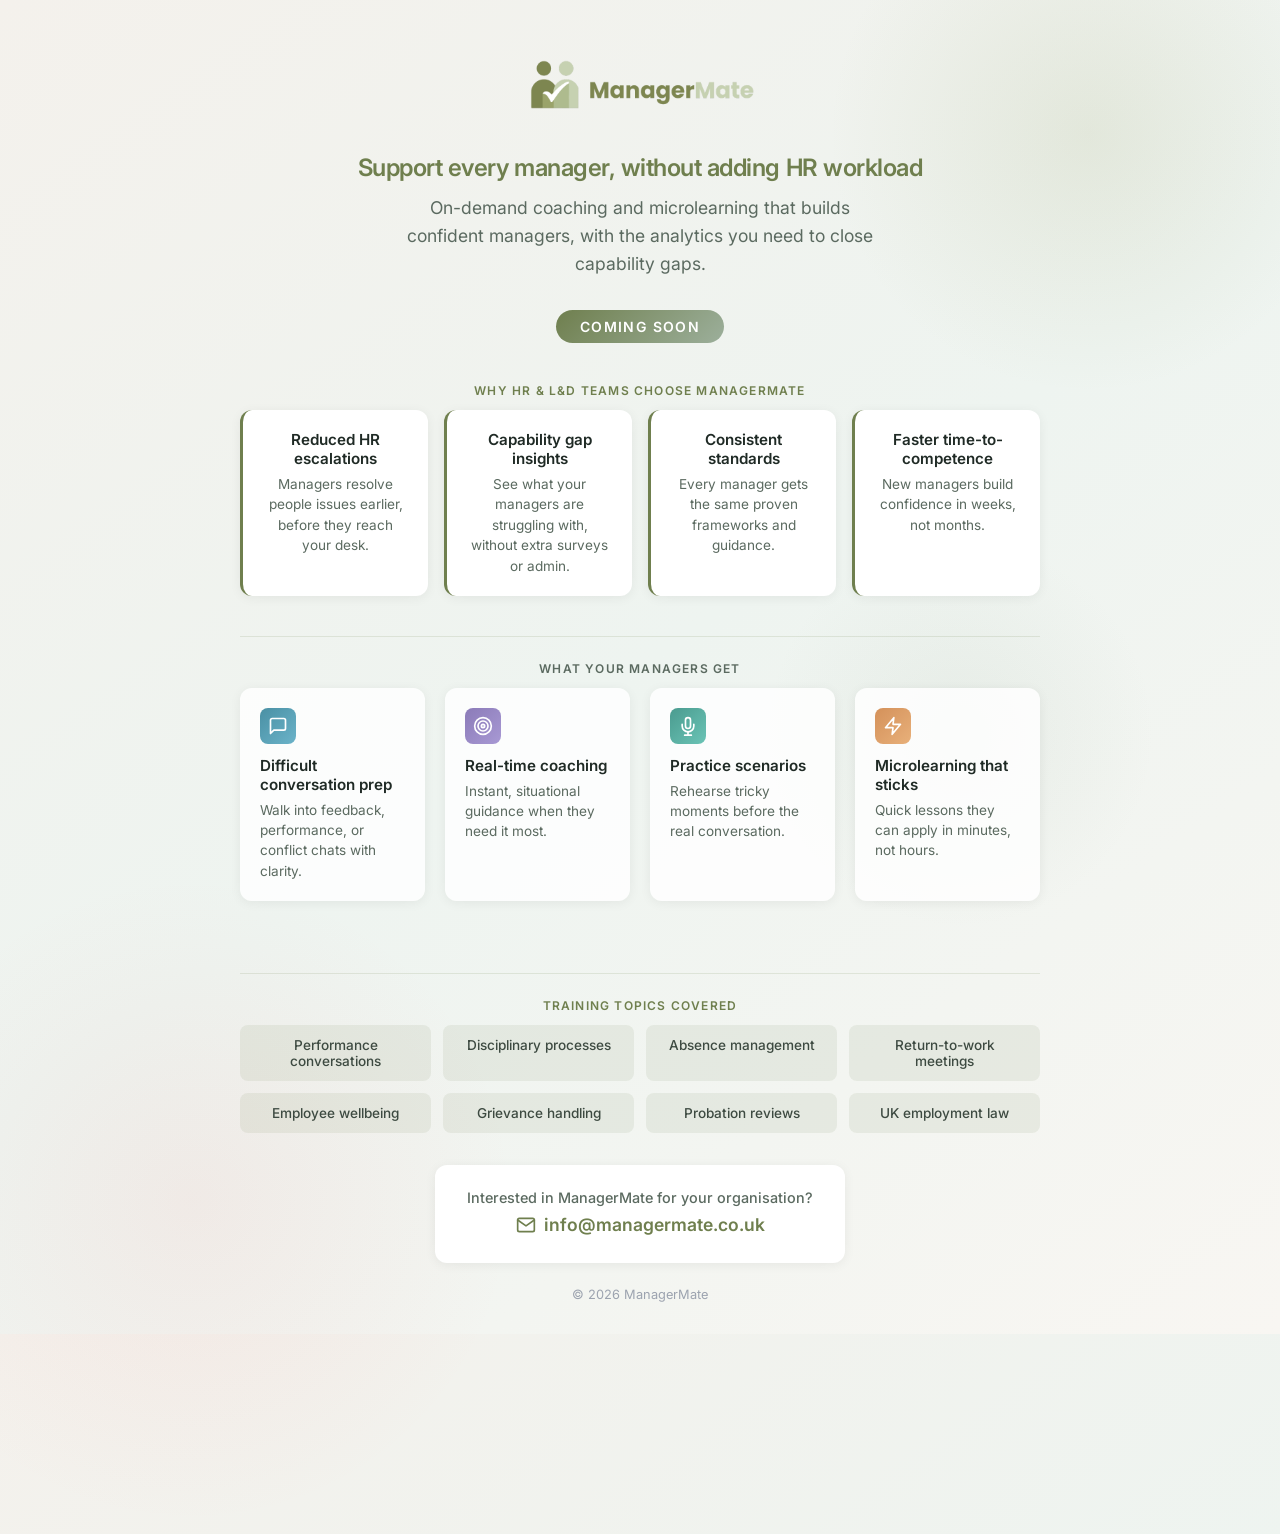
<file: index.html>
<!DOCTYPE html>
<html lang="en">
<head>
  <meta charset="utf-8">
  <meta name="viewport" content="width=device-width, initial-scale=1.0">
  <meta name="description" content="ManagerMate helps HR and L&D teams build confident managers at scale. On-demand coaching, microlearning, and analytics to reduce escalations and close capability gaps. Coming soon.">
  <meta name="robots" content="index, follow">
  <link rel="canonical" href="https://managermate.co.uk/">
  <title>ManagerMate - Build Confident Managers at Scale | Coming Soon</title>
  <link rel="icon" type="image/png" sizes="300x300" href="icon.png">
  <link rel="apple-touch-icon" sizes="180x180" href="icon.png">

  <!-- Open Graph (Facebook, LinkedIn) -->
  <meta property="og:title" content="ManagerMate - Build Confident Managers at Scale">
  <meta property="og:description" content="On-demand coaching and microlearning that reduces HR escalations and closes capability gaps. Support every manager without adding to your workload.">
  <meta property="og:type" content="website">
  <meta property="og:url" content="https://managermate.co.uk/">
  <meta property="og:image" content="https://managermate.co.uk/icon.png">
  <meta property="og:site_name" content="ManagerMate">

  <!-- Twitter Card -->
  <meta name="twitter:card" content="summary">
  <meta name="twitter:title" content="ManagerMate - Build Confident Managers at Scale">
  <meta name="twitter:description" content="On-demand coaching and microlearning that reduces HR escalations and closes capability gaps.">
  <link rel="preconnect" href="https://fonts.googleapis.com">
  <link rel="preconnect" href="https://fonts.gstatic.com" crossorigin>
  <link href="https://fonts.googleapis.com/css2?family=Inter:wght@300;400;500;600;700&display=swap" rel="stylesheet">
  <style>
    * {
      margin: 0;
      padding: 0;
      box-sizing: border-box;
    }

    body {
      font-family: 'Inter', -apple-system, BlinkMacSystemFont, sans-serif;
      min-height: 100vh;
      display: flex;
      flex-direction: column;
      align-items: center;
      justify-content: center;
      background: linear-gradient(145deg, #f4f1ec 0%, #eef4f0 50%, #f8f6f2 100%);
      color: #1f2a25;
      padding: 2rem;
      position: relative;
      overflow-x: hidden;
    }

    /* Decorative background shapes */
    .bg-shape {
      position: absolute;
      border-radius: 50%;
      pointer-events: none;
    }

    .bg-shape-1 {
      top: -10%;
      right: -5%;
      width: 40%;
      height: 40%;
      background: radial-gradient(circle, rgba(154,163,106,0.15), transparent 70%);
    }

    .bg-shape-2 {
      bottom: -15%;
      left: -10%;
      width: 50%;
      height: 50%;
      background: radial-gradient(circle, rgba(239,111,108,0.08), transparent 70%);
    }

    .bg-shape-3 {
      top: 40%;
      left: 60%;
      width: 30%;
      height: 30%;
      background: radial-gradient(circle, rgba(156,175,155,0.12), transparent 70%);
    }

    .container {
      display: flex;
      flex-direction: column;
      align-items: center;
      text-align: center;
      z-index: 10;
      max-width: 800px;
    }

    .logo {
      width: 280px;
      height: auto;
      margin-bottom: 1rem;
    }

    .headline {
      font-size: 1.5rem;
      font-weight: 600;
      color: #6f7f4e;
      margin-bottom: 0.75rem;
      letter-spacing: -0.02em;
    }

    .subheadline {
      font-size: 1.1rem;
      color: #5b6a60;
      font-weight: 400;
      margin-bottom: 2rem;
      max-width: 500px;
      line-height: 1.6;
    }

    .coming-soon {
      background: linear-gradient(135deg, #6f7f4e, #9caf9b);
      color: white;
      padding: 0.5rem 1.5rem;
      border-radius: 2rem;
      font-size: 0.875rem;
      font-weight: 600;
      text-transform: uppercase;
      letter-spacing: 0.1em;
      margin-bottom: 2.5rem;
    }

    .features-preview {
      display: grid;
      grid-template-columns: repeat(4, 1fr);
      gap: 1.25rem;
      width: 100%;
      margin-bottom: 2.5rem;
    }

    .feature-card {
      background: rgba(255, 255, 255, 0.85);
      border-radius: 12px;
      padding: 1.25rem;
      box-shadow: 0 2px 12px rgba(0,0,0,0.06);
      text-align: left;
      transition: transform 0.2s ease, box-shadow 0.2s ease;
    }

    .feature-card:hover {
      transform: translateY(-2px);
      box-shadow: 0 4px 20px rgba(111,127,78,0.15);
    }

    .feature-icon {
      width: 36px;
      height: 36px;
      border-radius: 8px;
      display: flex;
      align-items: center;
      justify-content: center;
      margin-bottom: 0.75rem;
    }

    .feature-icon.blue { background: linear-gradient(135deg, #4a90a4, #6bb3c9); }
    .feature-icon.purple { background: linear-gradient(135deg, #8b7bb8, #a899d4); }
    .feature-icon.teal { background: linear-gradient(135deg, #4a9b8f, #6bc4b6); }
    .feature-icon.orange { background: linear-gradient(135deg, #d4915a, #e8b07a); }

    .feature-icon svg {
      width: 20px;
      height: 20px;
      color: white;
    }

    .feature-card h3 {
      font-size: 0.95rem;
      font-weight: 600;
      color: #1f2a25;
      margin-bottom: 0.35rem;
    }

    .feature-card p {
      font-size: 0.85rem;
      color: #5b6a60;
      line-height: 1.5;
    }

    .section-label {
      font-size: 0.75rem;
      font-weight: 600;
      text-transform: uppercase;
      letter-spacing: 0.1em;
      color: #6f7f4e;
      margin-bottom: 0.75rem;
    }

    .outcomes-section {
      width: 100%;
      margin-bottom: 2.5rem;
    }

    .outcomes-grid {
      display: grid;
      grid-template-columns: repeat(4, 1fr);
      gap: 1rem;
    }

    .outcome-card {
      background: white;
      border-radius: 12px;
      padding: 1.25rem;
      box-shadow: 0 2px 12px rgba(0,0,0,0.06);
      border-left: 3px solid #6f7f4e;
    }

    .outcome-card h3 {
      font-size: 0.95rem;
      font-weight: 600;
      color: #1f2a25;
      margin-bottom: 0.35rem;
    }

    .outcome-card p {
      font-size: 0.85rem;
      color: #5b6a60;
      line-height: 1.5;
      margin: 0;
    }

    .manager-section {
      width: 100%;
      margin-bottom: 2rem;
      padding-top: 1.5rem;
      border-top: 1px solid rgba(111, 127, 78, 0.15);
    }

    .manager-section .section-label {
      color: #5b6a60;
    }

    .topics-section {
      width: 100%;
      margin-bottom: 2rem;
      padding-top: 1.5rem;
      border-top: 1px solid rgba(111, 127, 78, 0.15);
    }

    .topics-grid {
      display: grid;
      grid-template-columns: repeat(4, 1fr);
      gap: 0.75rem;
    }

    .topic-tag {
      background: rgba(111, 127, 78, 0.1);
      border-radius: 8px;
      padding: 0.75rem 1rem;
      font-size: 0.85rem;
      font-weight: 500;
      color: #3d4a41;
      text-align: center;
      transition: background 0.2s ease;
    }

    .topic-tag:hover {
      background: rgba(111, 127, 78, 0.18);
    }

    .contact-section {
      background: white;
      border-radius: 12px;
      padding: 1.5rem 2rem;
      box-shadow: 0 2px 12px rgba(0,0,0,0.06);
      margin-bottom: 1.5rem;
    }

    .contact-section h4 {
      font-size: 0.9rem;
      font-weight: 500;
      color: #5b6a60;
      margin-bottom: 0.5rem;
    }

    .contact-section a {
      display: inline-flex;
      align-items: center;
      gap: 0.5rem;
      color: #6f7f4e;
      text-decoration: none;
      font-weight: 600;
      font-size: 1.1rem;
      transition: color 0.2s ease;
    }

    .contact-section a:hover {
      color: #5a6a40;
    }

    .contact-section a svg {
      width: 20px;
      height: 20px;
    }

    .copyright {
      font-size: 0.8rem;
      color: #9ca3af;
    }

    @media (max-width: 900px) {
      .outcomes-grid,
      .features-preview,
      .topics-grid {
        grid-template-columns: repeat(2, 1fr);
      }
    }

    @media (max-width: 640px) {
      .logo {
        width: 220px;
      }

      .headline {
        font-size: 1.25rem;
      }

      .outcomes-grid,
      .features-preview,
      .topics-grid {
        grid-template-columns: 1fr;
      }

      .contact-section {
        padding: 1.25rem;
      }
    }
  </style>
</head>
<body>
  <!-- Decorative shapes -->
  <div class="bg-shape bg-shape-1" aria-hidden="true"></div>
  <div class="bg-shape bg-shape-2" aria-hidden="true"></div>
  <div class="bg-shape bg-shape-3" aria-hidden="true"></div>

  <div class="container">
    <img src="Logo.png" alt="ManagerMate" class="logo">

    <h1 class="headline">Support every manager, without adding HR workload</h1>
    <p class="subheadline">On-demand coaching and microlearning that builds confident managers, with the analytics you need to close capability gaps.</p>

    <div class="coming-soon">Coming Soon</div>

    <div class="outcomes-section">
      <p class="section-label">Why HR &amp; L&amp;D teams choose ManagerMate</p>
      <div class="outcomes-grid">
        <div class="outcome-card">
          <h3>Reduced HR escalations</h3>
          <p>Managers resolve people issues earlier, before they reach your desk.</p>
        </div>
        <div class="outcome-card">
          <h3>Capability gap insights</h3>
          <p>See what your managers are struggling with, without extra surveys or admin.</p>
        </div>
        <div class="outcome-card">
          <h3>Consistent standards</h3>
          <p>Every manager gets the same proven frameworks and guidance.</p>
        </div>
        <div class="outcome-card">
          <h3>Faster time-to-competence</h3>
          <p>New managers build confidence in weeks, not months.</p>
        </div>
      </div>
    </div>

    <div class="manager-section">
      <p class="section-label">What your managers get</p>
      <div class="features-preview">
        <div class="feature-card">
          <div class="feature-icon blue">
            <svg xmlns="http://www.w3.org/2000/svg" viewBox="0 0 24 24" fill="none" stroke="currentColor" stroke-width="2" stroke-linecap="round" stroke-linejoin="round">
              <path d="M21 15a2 2 0 0 1-2 2H7l-4 4V5a2 2 0 0 1 2-2h14a2 2 0 0 1 2 2z"/>
            </svg>
          </div>
          <h3>Difficult conversation prep</h3>
          <p>Walk into feedback, performance, or conflict chats with clarity.</p>
        </div>
        <div class="feature-card">
          <div class="feature-icon purple">
            <svg xmlns="http://www.w3.org/2000/svg" viewBox="0 0 24 24" fill="none" stroke="currentColor" stroke-width="2" stroke-linecap="round" stroke-linejoin="round">
              <circle cx="12" cy="12" r="10"/>
              <circle cx="12" cy="12" r="6"/>
              <circle cx="12" cy="12" r="2"/>
            </svg>
          </div>
          <h3>Real-time coaching</h3>
          <p>Instant, situational guidance when they need it most.</p>
        </div>
        <div class="feature-card">
          <div class="feature-icon teal">
            <svg xmlns="http://www.w3.org/2000/svg" viewBox="0 0 24 24" fill="none" stroke="currentColor" stroke-width="2" stroke-linecap="round" stroke-linejoin="round">
              <path d="M12 2a3 3 0 0 0-3 3v7a3 3 0 0 0 6 0V5a3 3 0 0 0-3-3z"/>
              <path d="M19 10v2a7 7 0 0 1-14 0v-2"/>
              <line x1="12" y1="19" x2="12" y2="23"/>
              <line x1="8" y1="23" x2="16" y2="23"/>
            </svg>
          </div>
          <h3>Practice scenarios</h3>
          <p>Rehearse tricky moments before the real conversation.</p>
        </div>
        <div class="feature-card">
          <div class="feature-icon orange">
            <svg xmlns="http://www.w3.org/2000/svg" viewBox="0 0 24 24" fill="none" stroke="currentColor" stroke-width="2" stroke-linecap="round" stroke-linejoin="round">
              <polygon points="13 2 3 14 12 14 11 22 21 10 12 10 13 2"/>
            </svg>
          </div>
          <h3>Microlearning that sticks</h3>
          <p>Quick lessons they can apply in minutes, not hours.</p>
        </div>
      </div>
    </div>

    <div class="topics-section">
      <p class="section-label">Training topics covered</p>
      <div class="topics-grid">
        <div class="topic-tag">Performance conversations</div>
        <div class="topic-tag">Disciplinary processes</div>
        <div class="topic-tag">Absence management</div>
        <div class="topic-tag">Return-to-work meetings</div>
        <div class="topic-tag">Employee wellbeing</div>
        <div class="topic-tag">Grievance handling</div>
        <div class="topic-tag">Probation reviews</div>
        <div class="topic-tag">UK employment law</div>
      </div>
    </div>

    <div class="contact-section">
      <h4>Interested in ManagerMate for your organisation?</h4>
      <a href="mailto:info@managermate.co.uk">
        <svg xmlns="http://www.w3.org/2000/svg" viewBox="0 0 24 24" fill="none" stroke="currentColor" stroke-width="2" stroke-linecap="round" stroke-linejoin="round">
          <path d="M4 4h16c1.1 0 2 .9 2 2v12c0 1.1-.9 2-2 2H4c-1.1 0-2-.9-2-2V6c0-1.1.9-2 2-2z"></path>
          <polyline points="22,6 12,13 2,6"></polyline>
        </svg>
        info@managermate.co.uk
      </a>
    </div>

    <p class="copyright">&copy; 2026 ManagerMate</p>
  </div>

  <!-- Terms & Privacy available at /terms.html and /privacy.html for app links -->
</body>
</html>
</file>
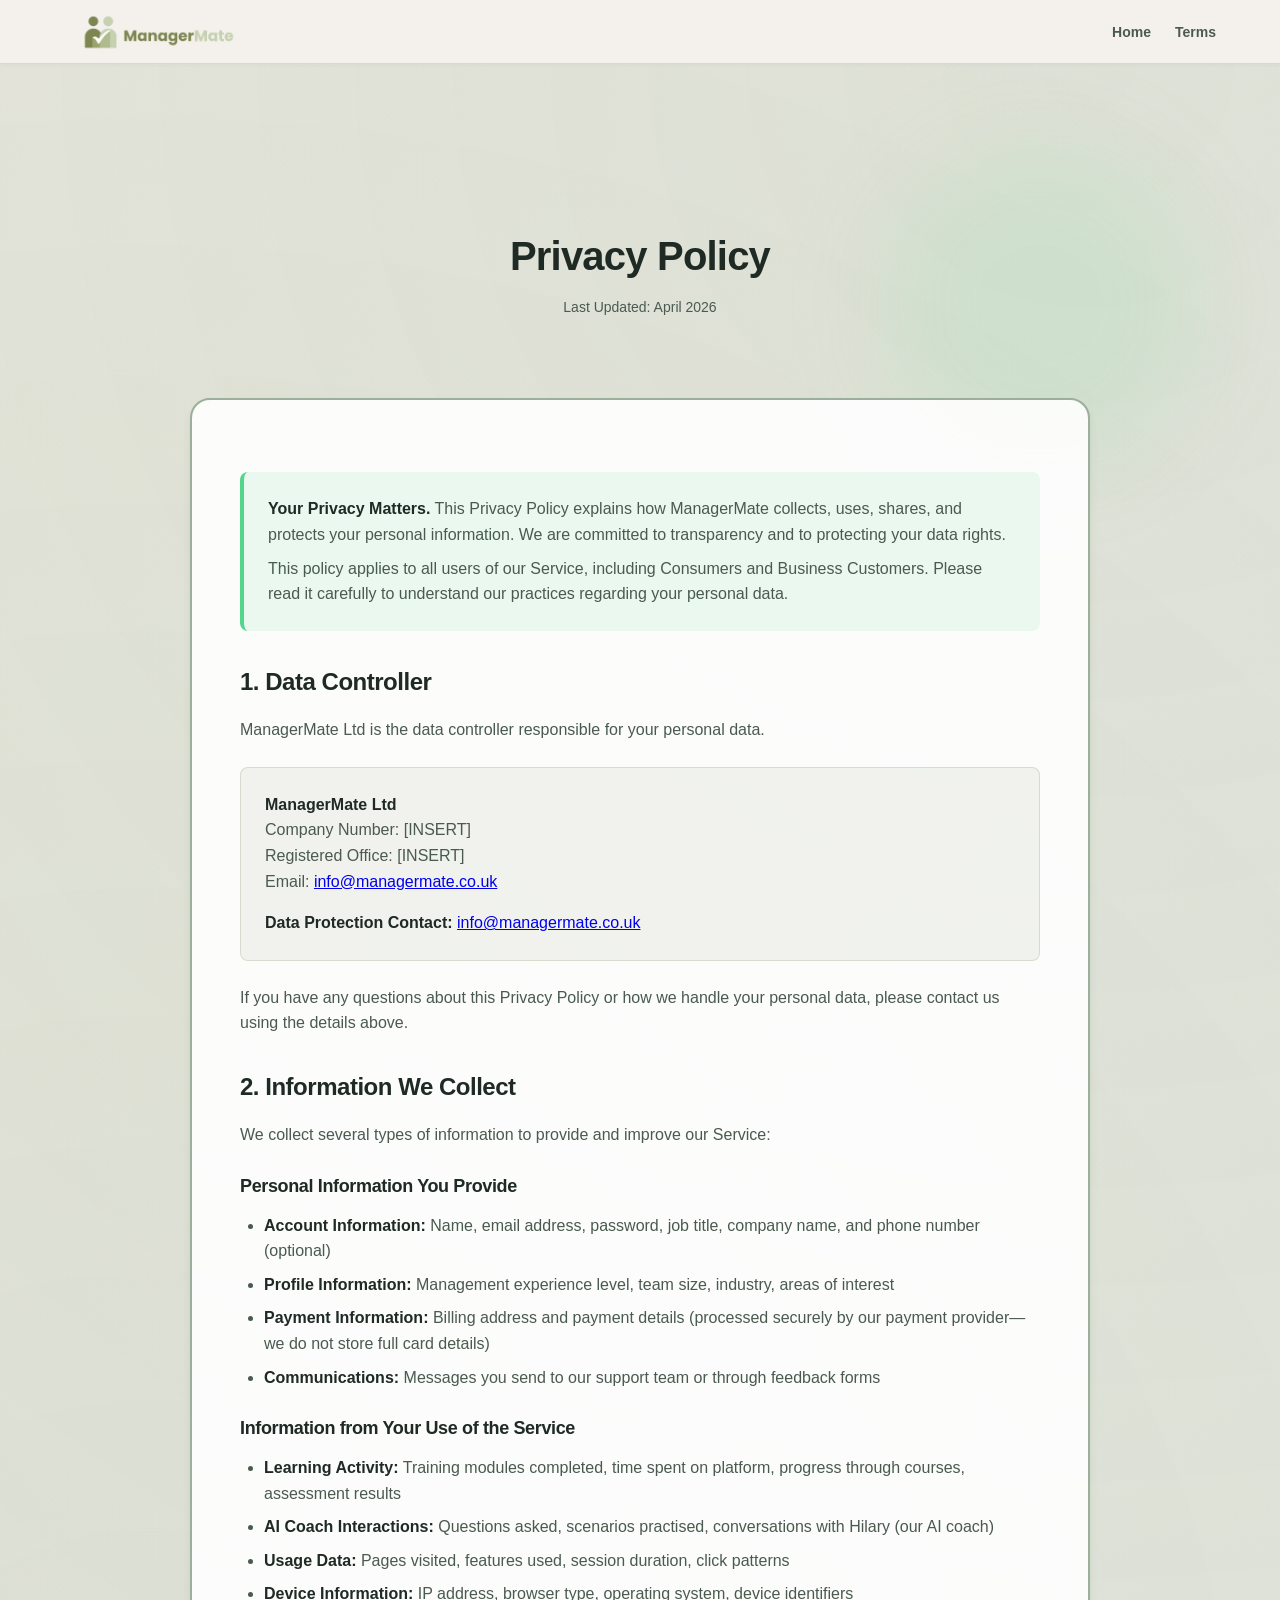
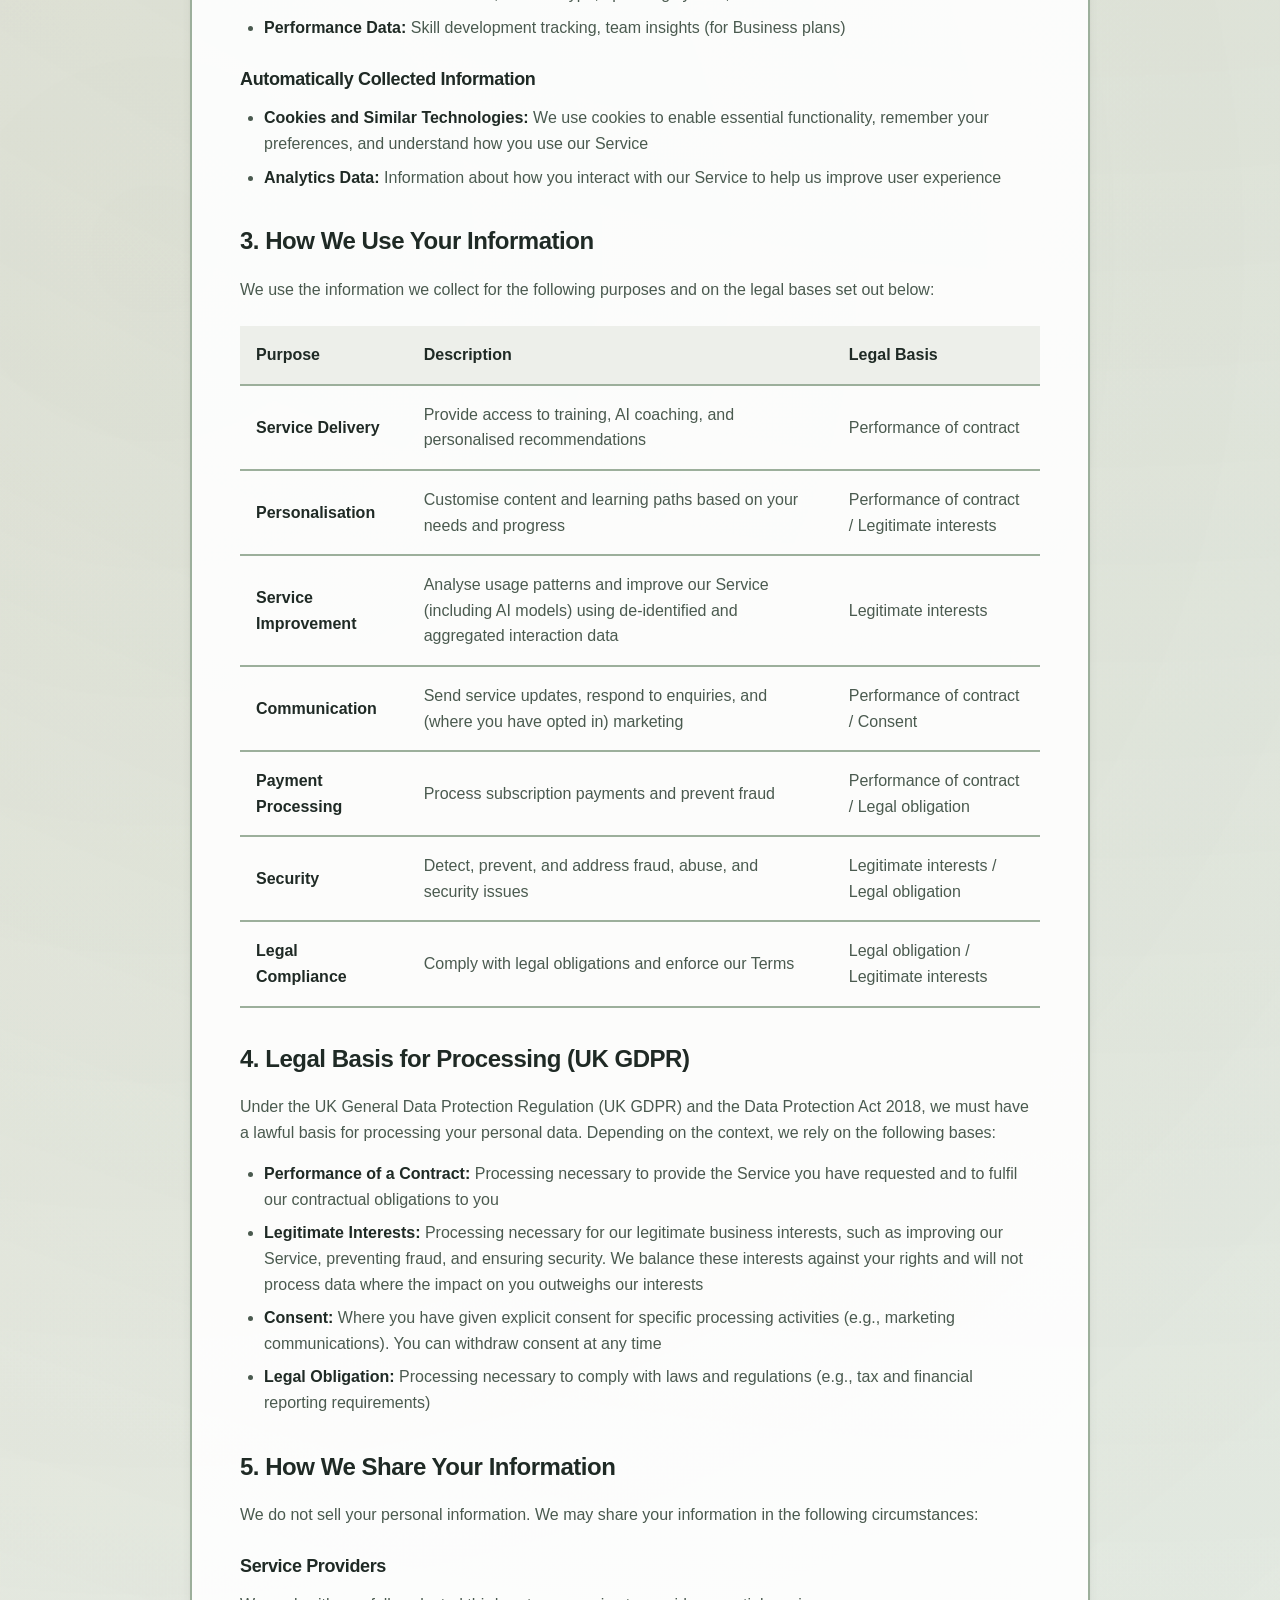
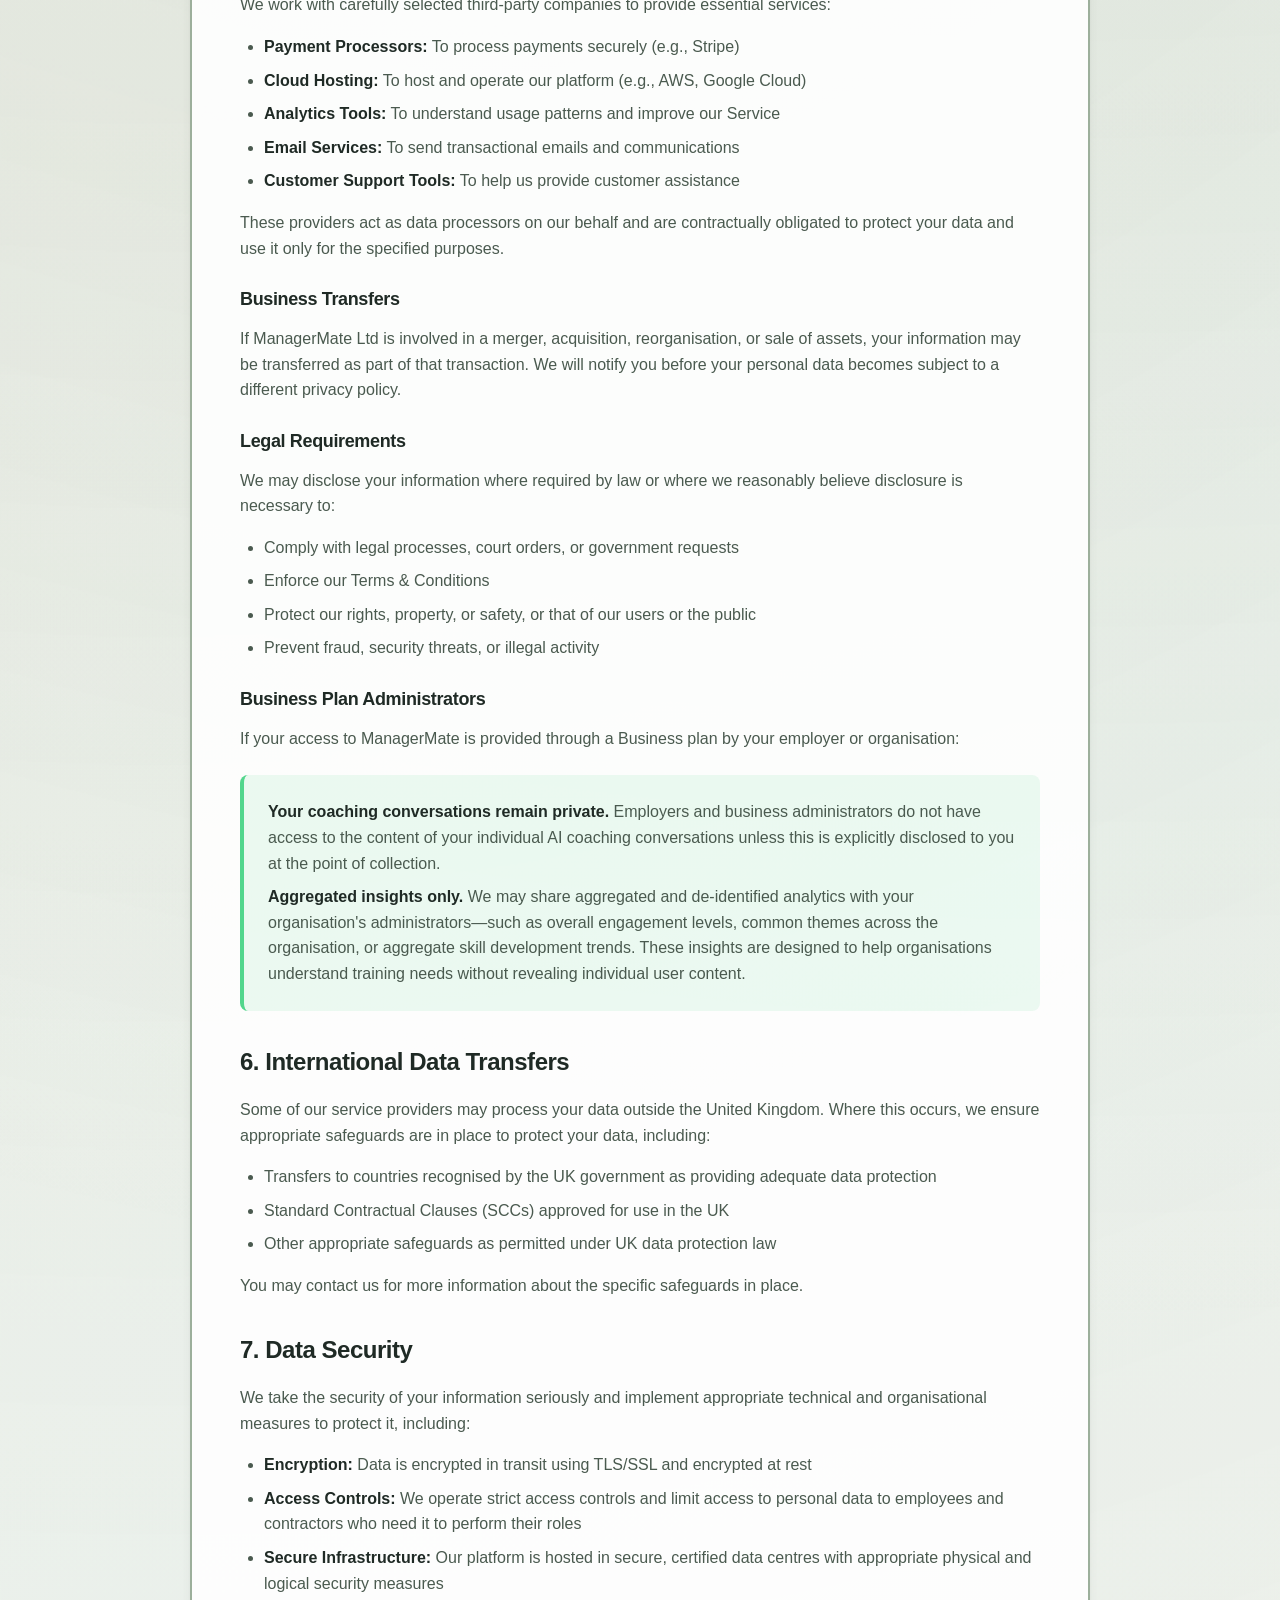
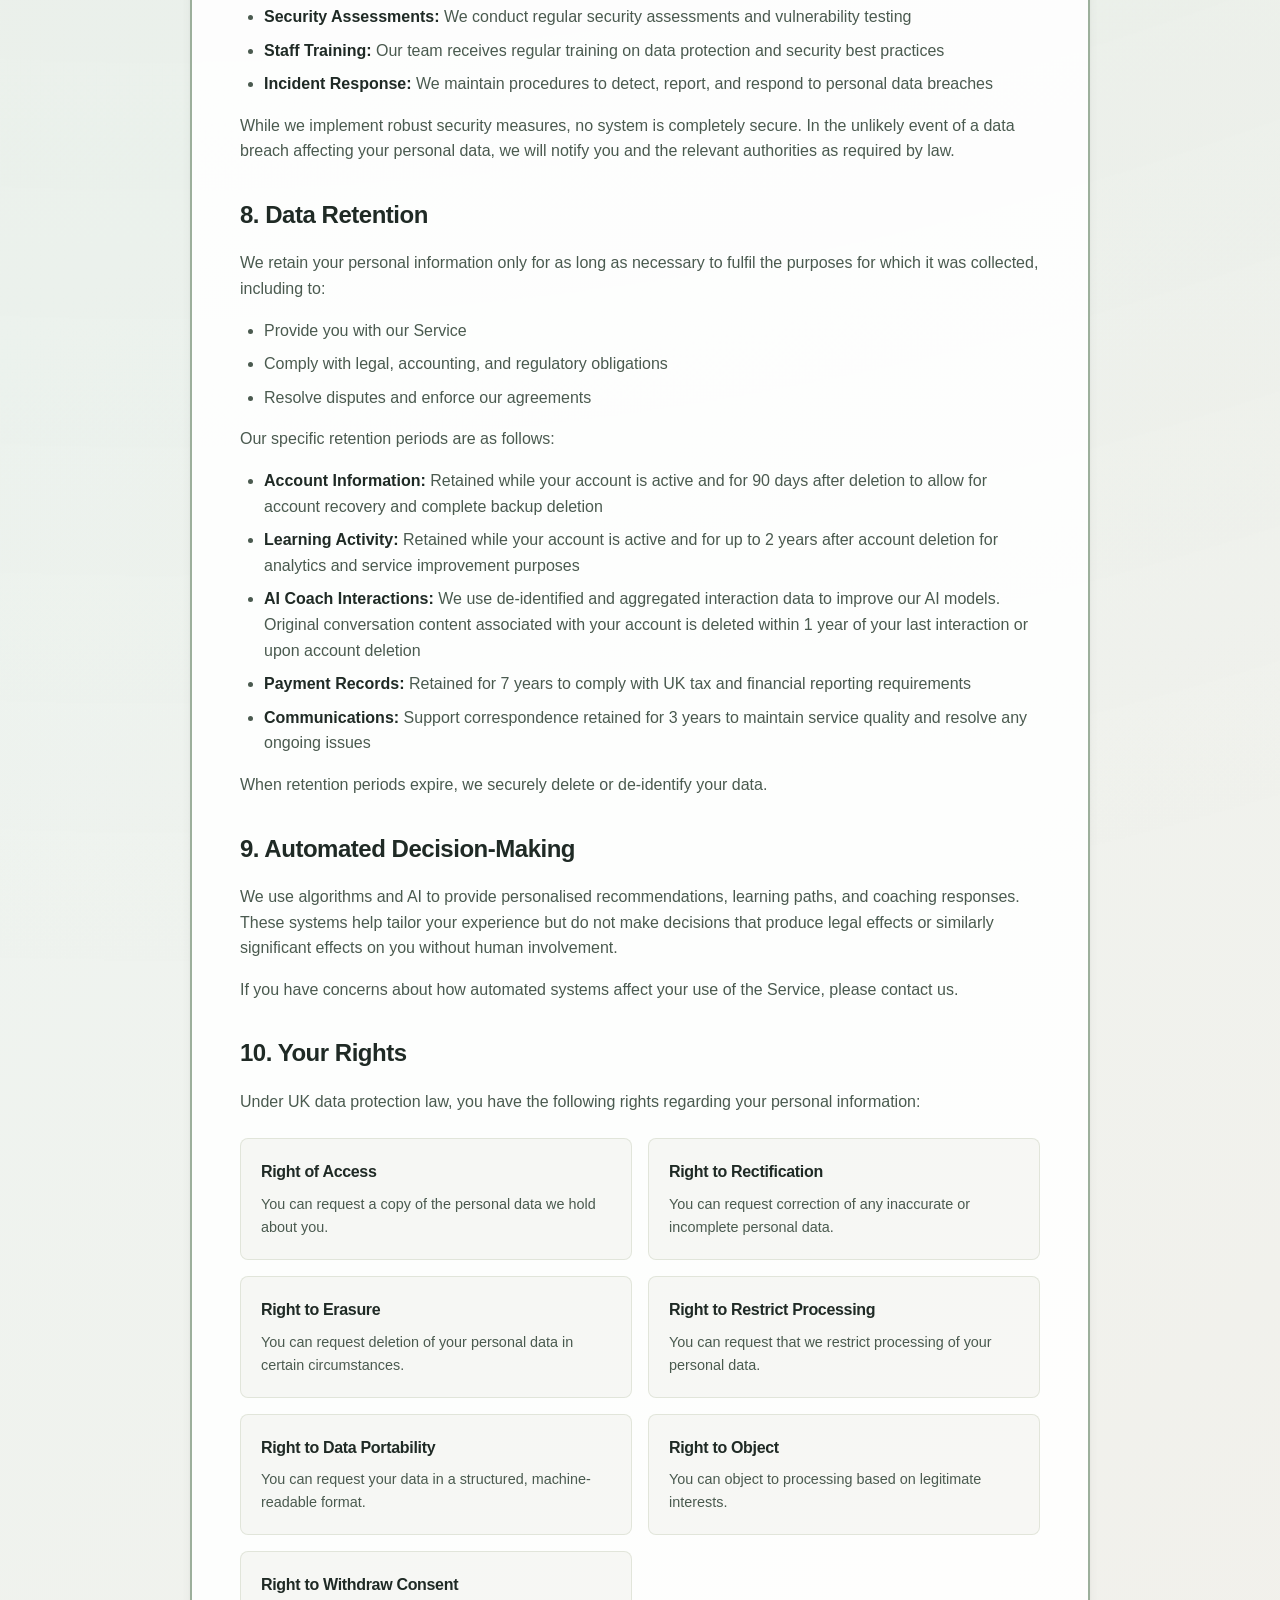
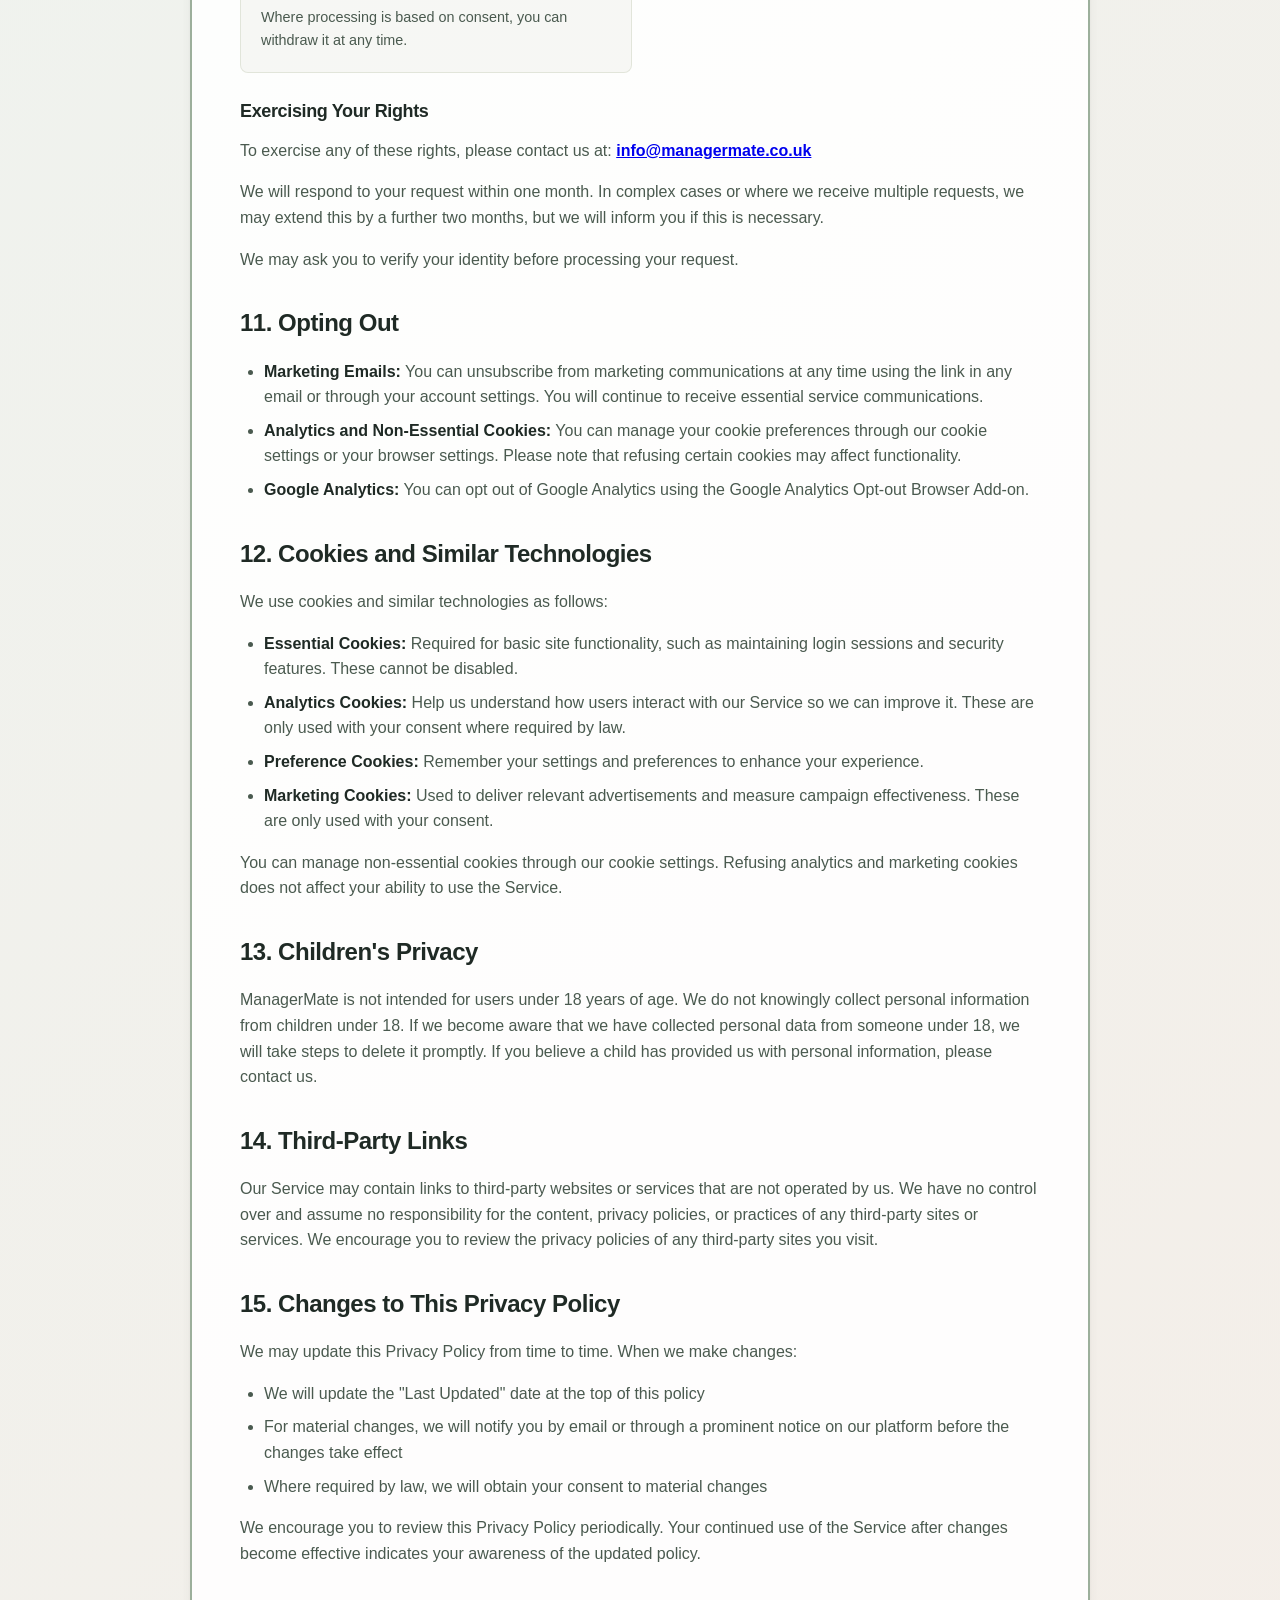
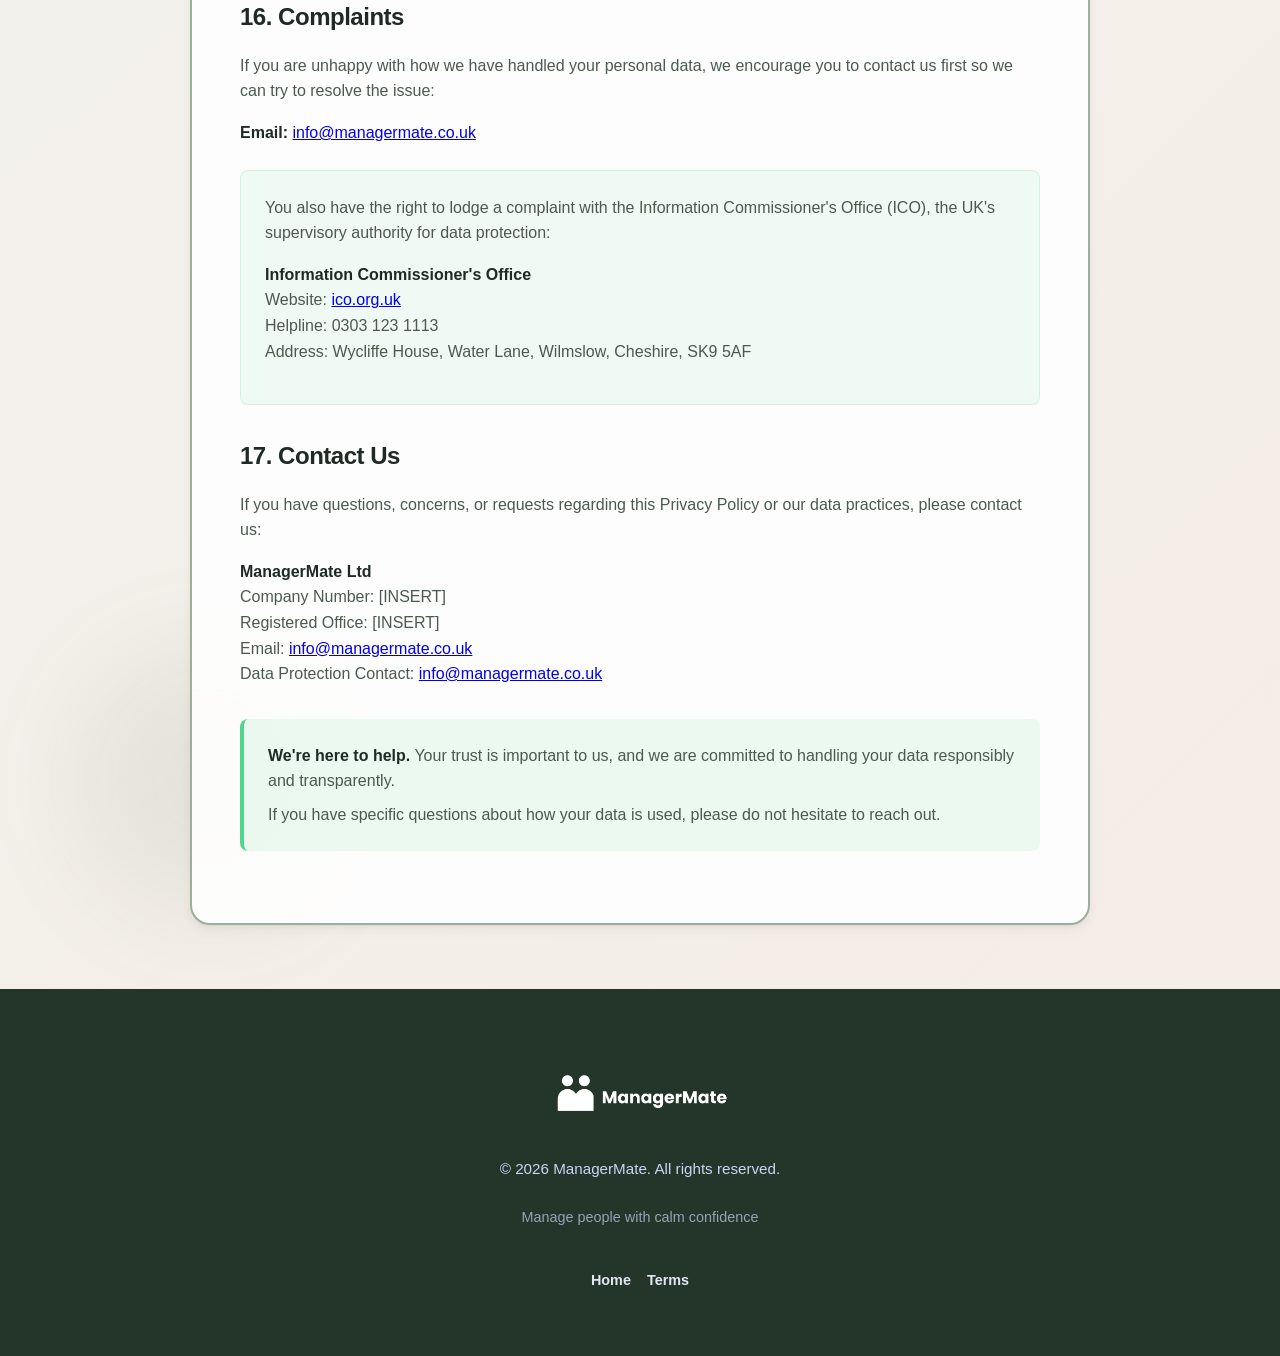
<file: privacy.html>
<!DOCTYPE html>
<html lang="en">

<head>
  <meta charset="utf-8">
  <meta name="viewport" content="width=device-width, initial-scale=1.0">
  <meta name="referrer" content="strict-origin-when-cross-origin">
  <meta http-equiv="X-Content-Type-Options" content="nosniff">
  <meta http-equiv="X-Frame-Options" content="SAMEORIGIN">
  <meta http-equiv="Content-Security-Policy" content="default-src 'self'; style-src 'self' 'unsafe-inline' https://fonts.googleapis.com; font-src https://fonts.gstatic.com; img-src 'self' data:; frame-ancestors 'self';">
  <meta name="description" content="ManagerMate Privacy Policy - Learn how we collect, use, and protect your personal information.">
  <meta name="robots" content="noindex, follow">
  <link rel="canonical" href="https://managermate.co.uk/privacy.html">
  <title>Privacy Policy - ManagerMate</title>
  <link rel="icon" type="image/png" sizes="300x300" href="icon.png">
  <link rel="apple-touch-icon" sizes="180x180" href="icon.png">
  <link rel="stylesheet" href="style.css">
  <link rel="preconnect" href="https://fonts.googleapis.com">
  <link rel="preconnect" href="https://fonts.gstatic.com" crossorigin>
  <link href="https://fonts.googleapis.com/css2?family=Inter:wght@300;400;500;600;700&display=swap" rel="stylesheet">
  <style>
    /* Legal page specific styles */
    .content-wrapper {
      width: 100%;
      padding: 8rem 5% 4rem;
      position: relative;
      overflow: hidden;
      background:
        radial-gradient(circle at 12% 20%, rgba(111, 127, 78, 0.12), transparent 55%),
        radial-gradient(circle at 85% 0%, rgba(156, 175, 155, 0.18), transparent 50%),
        linear-gradient(135deg, #f7f3ed 0%, #eef4f0 50%, #f5ede7 100%);
    }

    .content-wrapper .decorative-blue {
      position: absolute;
      top: 5rem;
      right: 5rem;
      width: 20rem;
      height: 20rem;
      background: rgba(82, 214, 140, 0.1);
      border-radius: 50%;
      filter: blur(3rem);
      z-index: 1;
    }

    .content-wrapper .decorative-purple {
      position: absolute;
      bottom: 5rem;
      left: 5rem;
      width: 16rem;
      height: 16rem;
      background: rgba(111, 127, 78, 0.1);
      border-radius: 50%;
      filter: blur(3rem);
      z-index: 1;
    }

    .page-header {
      max-width: 900px;
      margin: 0 auto 3rem;
      text-align: center;
      padding: 2rem 0;
      position: relative;
      z-index: 10;
    }

    .page-header h1 {
      font-size: 2.5rem;
      font-weight: 700;
      color: var(--foreground);
      margin-bottom: 0.5rem;
    }

    .page-header .last-updated {
      color: var(--muted);
      font-size: 0.875rem;
    }

    .content-section {
      max-width: 900px;
      margin: 0 auto;
      background: rgba(255, 255, 255, 0.9);
      border-radius: var(--radius-lg);
      padding: 3rem;
      box-shadow: var(--shadow-card);
      border: 2px solid var(--border);
      position: relative;
      z-index: 10;
    }

    .content-section h2 {
      font-size: 1.5rem;
      font-weight: 700;
      color: var(--foreground);
      margin-top: 2rem;
      margin-bottom: 1rem;
    }

    .content-section h2:first-child {
      margin-top: 0;
    }

    .content-section h3 {
      font-size: 1.125rem;
      font-weight: 600;
      color: var(--foreground);
      margin-top: 1.5rem;
      margin-bottom: 0.75rem;
    }

    .content-section p {
      color: var(--muted);
      margin-bottom: 1rem;
    }

    .content-section ul,
    .content-section ol {
      margin-left: 1.5rem;
      margin-bottom: 1rem;
      color: var(--muted);
    }

    .content-section li {
      margin-bottom: 0.5rem;
    }

    .content-section strong {
      color: var(--foreground);
      font-weight: 600;
    }

    .highlight-box {
      background: rgba(82, 214, 140, 0.1);
      border-left: 4px solid var(--accent);
      padding: 1.5rem;
      border-radius: var(--radius-sm);
      margin: 1.5rem 0;
    }

    .highlight-box p {
      margin-bottom: 0.5rem;
    }

    .highlight-box p:last-child {
      margin-bottom: 0;
    }

    .controller-box {
      background: rgba(111, 127, 78, 0.08);
      border: 1px solid rgba(111, 127, 78, 0.2);
      padding: 1.5rem;
      border-radius: var(--radius-sm);
      margin: 1.5rem 0;
    }

    .data-table {
      width: 100%;
      border-collapse: collapse;
      margin: 1.5rem 0;
    }

    .data-table th,
    .data-table td {
      padding: 1rem;
      text-align: left;
      border-bottom: 2px solid var(--border);
    }

    .data-table th {
      background: rgba(111, 127, 78, 0.1);
      font-weight: 600;
      color: var(--foreground);
    }

    .data-table td {
      color: var(--muted);
    }

    .rights-grid {
      display: grid;
      grid-template-columns: repeat(auto-fit, minmax(280px, 1fr));
      gap: 1rem;
      margin: 1.5rem 0;
    }

    .rights-card {
      background: rgba(111, 127, 78, 0.05);
      border: 1px solid rgba(111, 127, 78, 0.15);
      border-radius: var(--radius-sm);
      padding: 1.25rem;
    }

    .rights-card h4 {
      font-size: 1rem;
      font-weight: 600;
      color: var(--foreground);
      margin-bottom: 0.5rem;
    }

    .rights-card p {
      font-size: 0.9rem;
      margin-bottom: 0;
    }

    .ico-box {
      background: rgba(82, 214, 140, 0.08);
      border: 1px solid rgba(82, 214, 140, 0.2);
      padding: 1.5rem;
      border-radius: var(--radius-sm);
      margin: 1.5rem 0;
    }

    .legal-footer {
      background: var(--primary-dark);
    }

    @media (max-width: 768px) {
      .content-wrapper {
        padding: 7rem 5% 3rem;
      }

      .page-header h1 {
        font-size: 2rem;
      }

      .content-section {
        padding: 2rem;
      }

      .data-table {
        font-size: 0.875rem;
      }

      .data-table th,
      .data-table td {
        padding: 0.75rem 0.5rem;
      }

      .nav-links li:not(:last-child) {
        display: none;
      }
    }
  </style>
</head>

<body>
  <a href="#privacy-content" class="skip-nav">Skip to main content</a>

  <!-- NAV -->
  <nav class="nav" role="navigation" aria-label="Main navigation">
    <a href="index.html" class="logo-container">
      <div class="logo-icon" role="img" aria-label="ManagerMate logo"></div>
    </a>
    <ul class="nav-links">
      <li><a href="index.html">Home</a></li>
      <li><a href="terms.html">Terms</a></li>
    </ul>
  </nav>

  <!-- CONTENT -->
  <div class="content-wrapper" id="privacy-content">
    <div class="decorative-blue" aria-hidden="true"></div>
    <div class="decorative-purple" aria-hidden="true"></div>

    <div class="page-header">
      <h1>Privacy Policy</h1>
      <p class="last-updated">Last Updated: April 2026</p>
    </div>

    <div class="content-section">
      <div class="highlight-box">
        <p><strong>Your Privacy Matters.</strong> This Privacy Policy explains how ManagerMate collects, uses, shares, and protects your personal information. We are committed to transparency and to protecting your data rights.</p>
        <p>This policy applies to all users of our Service, including Consumers and Business Customers. Please read it carefully to understand our practices regarding your personal data.</p>
      </div>

      <h2>1. Data Controller</h2>
      <p>ManagerMate Ltd is the data controller responsible for your personal data.</p>
      <div class="controller-box">
        <p><strong>ManagerMate Ltd</strong><br>
        Company Number: [INSERT]<br>
        Registered Office: [INSERT]<br>
        Email: <a href="mailto:info@managermate.co.uk">info@managermate.co.uk</a></p>
        <p style="margin-bottom: 0;"><strong>Data Protection Contact:</strong> <a href="mailto:info@managermate.co.uk">info@managermate.co.uk</a></p>
      </div>
      <p>If you have any questions about this Privacy Policy or how we handle your personal data, please contact us using the details above.</p>

      <h2>2. Information We Collect</h2>
      <p>We collect several types of information to provide and improve our Service:</p>

      <h3>Personal Information You Provide</h3>
      <ul>
        <li><strong>Account Information:</strong> Name, email address, password, job title, company name, and phone number (optional)</li>
        <li><strong>Profile Information:</strong> Management experience level, team size, industry, areas of interest</li>
        <li><strong>Payment Information:</strong> Billing address and payment details (processed securely by our payment provider—we do not store full card details)</li>
        <li><strong>Communications:</strong> Messages you send to our support team or through feedback forms</li>
      </ul>

      <h3>Information from Your Use of the Service</h3>
      <ul>
        <li><strong>Learning Activity:</strong> Training modules completed, time spent on platform, progress through courses, assessment results</li>
        <li><strong>AI Coach Interactions:</strong> Questions asked, scenarios practised, conversations with Hilary (our AI coach)</li>
        <li><strong>Usage Data:</strong> Pages visited, features used, session duration, click patterns</li>
        <li><strong>Device Information:</strong> IP address, browser type, operating system, device identifiers</li>
        <li><strong>Performance Data:</strong> Skill development tracking, team insights (for Business plans)</li>
      </ul>

      <h3>Automatically Collected Information</h3>
      <ul>
        <li><strong>Cookies and Similar Technologies:</strong> We use cookies to enable essential functionality, remember your preferences, and understand how you use our Service</li>
        <li><strong>Analytics Data:</strong> Information about how you interact with our Service to help us improve user experience</li>
      </ul>

      <h2>3. How We Use Your Information</h2>
      <p>We use the information we collect for the following purposes and on the legal bases set out below:</p>

      <table class="data-table">
        <thead>
          <tr>
            <th>Purpose</th>
            <th>Description</th>
            <th>Legal Basis</th>
          </tr>
        </thead>
        <tbody>
          <tr>
            <td><strong>Service Delivery</strong></td>
            <td>Provide access to training, AI coaching, and personalised recommendations</td>
            <td>Performance of contract</td>
          </tr>
          <tr>
            <td><strong>Personalisation</strong></td>
            <td>Customise content and learning paths based on your needs and progress</td>
            <td>Performance of contract / Legitimate interests</td>
          </tr>
          <tr>
            <td><strong>Service Improvement</strong></td>
            <td>Analyse usage patterns and improve our Service (including AI models) using de-identified and aggregated interaction data</td>
            <td>Legitimate interests</td>
          </tr>
          <tr>
            <td><strong>Communication</strong></td>
            <td>Send service updates, respond to enquiries, and (where you have opted in) marketing</td>
            <td>Performance of contract / Consent</td>
          </tr>
          <tr>
            <td><strong>Payment Processing</strong></td>
            <td>Process subscription payments and prevent fraud</td>
            <td>Performance of contract / Legal obligation</td>
          </tr>
          <tr>
            <td><strong>Security</strong></td>
            <td>Detect, prevent, and address fraud, abuse, and security issues</td>
            <td>Legitimate interests / Legal obligation</td>
          </tr>
          <tr>
            <td><strong>Legal Compliance</strong></td>
            <td>Comply with legal obligations and enforce our Terms</td>
            <td>Legal obligation / Legitimate interests</td>
          </tr>
        </tbody>
      </table>

      <h2>4. Legal Basis for Processing (UK GDPR)</h2>
      <p>Under the UK General Data Protection Regulation (UK GDPR) and the Data Protection Act 2018, we must have a lawful basis for processing your personal data. Depending on the context, we rely on the following bases:</p>
      <ul>
        <li><strong>Performance of a Contract:</strong> Processing necessary to provide the Service you have requested and to fulfil our contractual obligations to you</li>
        <li><strong>Legitimate Interests:</strong> Processing necessary for our legitimate business interests, such as improving our Service, preventing fraud, and ensuring security. We balance these interests against your rights and will not process data where the impact on you outweighs our interests</li>
        <li><strong>Consent:</strong> Where you have given explicit consent for specific processing activities (e.g., marketing communications). You can withdraw consent at any time</li>
        <li><strong>Legal Obligation:</strong> Processing necessary to comply with laws and regulations (e.g., tax and financial reporting requirements)</li>
      </ul>

      <h2>5. How We Share Your Information</h2>
      <p>We do not sell your personal information. We may share your information in the following circumstances:</p>

      <h3>Service Providers</h3>
      <p>We work with carefully selected third-party companies to provide essential services:</p>
      <ul>
        <li><strong>Payment Processors:</strong> To process payments securely (e.g., Stripe)</li>
        <li><strong>Cloud Hosting:</strong> To host and operate our platform (e.g., AWS, Google Cloud)</li>
        <li><strong>Analytics Tools:</strong> To understand usage patterns and improve our Service</li>
        <li><strong>Email Services:</strong> To send transactional emails and communications</li>
        <li><strong>Customer Support Tools:</strong> To help us provide customer assistance</li>
      </ul>
      <p>These providers act as data processors on our behalf and are contractually obligated to protect your data and use it only for the specified purposes.</p>

      <h3>Business Transfers</h3>
      <p>If ManagerMate Ltd is involved in a merger, acquisition, reorganisation, or sale of assets, your information may be transferred as part of that transaction. We will notify you before your personal data becomes subject to a different privacy policy.</p>

      <h3>Legal Requirements</h3>
      <p>We may disclose your information where required by law or where we reasonably believe disclosure is necessary to:</p>
      <ul>
        <li>Comply with legal processes, court orders, or government requests</li>
        <li>Enforce our Terms & Conditions</li>
        <li>Protect our rights, property, or safety, or that of our users or the public</li>
        <li>Prevent fraud, security threats, or illegal activity</li>
      </ul>

      <h3>Business Plan Administrators</h3>
      <p>If your access to ManagerMate is provided through a Business plan by your employer or organisation:</p>
      <div class="highlight-box">
        <p><strong>Your coaching conversations remain private.</strong> Employers and business administrators do not have access to the content of your individual AI coaching conversations unless this is explicitly disclosed to you at the point of collection.</p>
        <p><strong>Aggregated insights only.</strong> We may share aggregated and de-identified analytics with your organisation's administrators—such as overall engagement levels, common themes across the organisation, or aggregate skill development trends. These insights are designed to help organisations understand training needs without revealing individual user content.</p>
      </div>

      <h2>6. International Data Transfers</h2>
      <p>Some of our service providers may process your data outside the United Kingdom. Where this occurs, we ensure appropriate safeguards are in place to protect your data, including:</p>
      <ul>
        <li>Transfers to countries recognised by the UK government as providing adequate data protection</li>
        <li>Standard Contractual Clauses (SCCs) approved for use in the UK</li>
        <li>Other appropriate safeguards as permitted under UK data protection law</li>
      </ul>
      <p>You may contact us for more information about the specific safeguards in place.</p>

      <h2>7. Data Security</h2>
      <p>We take the security of your information seriously and implement appropriate technical and organisational measures to protect it, including:</p>
      <ul>
        <li><strong>Encryption:</strong> Data is encrypted in transit using TLS/SSL and encrypted at rest</li>
        <li><strong>Access Controls:</strong> We operate strict access controls and limit access to personal data to employees and contractors who need it to perform their roles</li>
        <li><strong>Secure Infrastructure:</strong> Our platform is hosted in secure, certified data centres with appropriate physical and logical security measures</li>
        <li><strong>Security Assessments:</strong> We conduct regular security assessments and vulnerability testing</li>
        <li><strong>Staff Training:</strong> Our team receives regular training on data protection and security best practices</li>
        <li><strong>Incident Response:</strong> We maintain procedures to detect, report, and respond to personal data breaches</li>
      </ul>
      <p>While we implement robust security measures, no system is completely secure. In the unlikely event of a data breach affecting your personal data, we will notify you and the relevant authorities as required by law.</p>

      <h2>8. Data Retention</h2>
      <p>We retain your personal information only for as long as necessary to fulfil the purposes for which it was collected, including to:</p>
      <ul>
        <li>Provide you with our Service</li>
        <li>Comply with legal, accounting, and regulatory obligations</li>
        <li>Resolve disputes and enforce our agreements</li>
      </ul>
      <p>Our specific retention periods are as follows:</p>
      <ul>
        <li><strong>Account Information:</strong> Retained while your account is active and for 90 days after deletion to allow for account recovery and complete backup deletion</li>
        <li><strong>Learning Activity:</strong> Retained while your account is active and for up to 2 years after account deletion for analytics and service improvement purposes</li>
        <li><strong>AI Coach Interactions:</strong> We use de-identified and aggregated interaction data to improve our AI models. Original conversation content associated with your account is deleted within 1 year of your last interaction or upon account deletion</li>
        <li><strong>Payment Records:</strong> Retained for 7 years to comply with UK tax and financial reporting requirements</li>
        <li><strong>Communications:</strong> Support correspondence retained for 3 years to maintain service quality and resolve any ongoing issues</li>
      </ul>
      <p>When retention periods expire, we securely delete or de-identify your data.</p>

      <h2>9. Automated Decision-Making</h2>
      <p>We use algorithms and AI to provide personalised recommendations, learning paths, and coaching responses. These systems help tailor your experience but do not make decisions that produce legal effects or similarly significant effects on you without human involvement.</p>
      <p>If you have concerns about how automated systems affect your use of the Service, please contact us.</p>

      <h2>10. Your Rights</h2>
      <p>Under UK data protection law, you have the following rights regarding your personal information:</p>

      <div class="rights-grid">
        <div class="rights-card">
          <h4>Right of Access</h4>
          <p>You can request a copy of the personal data we hold about you.</p>
        </div>
        <div class="rights-card">
          <h4>Right to Rectification</h4>
          <p>You can request correction of any inaccurate or incomplete personal data.</p>
        </div>
        <div class="rights-card">
          <h4>Right to Erasure</h4>
          <p>You can request deletion of your personal data in certain circumstances.</p>
        </div>
        <div class="rights-card">
          <h4>Right to Restrict Processing</h4>
          <p>You can request that we restrict processing of your personal data.</p>
        </div>
        <div class="rights-card">
          <h4>Right to Data Portability</h4>
          <p>You can request your data in a structured, machine-readable format.</p>
        </div>
        <div class="rights-card">
          <h4>Right to Object</h4>
          <p>You can object to processing based on legitimate interests.</p>
        </div>
        <div class="rights-card">
          <h4>Right to Withdraw Consent</h4>
          <p>Where processing is based on consent, you can withdraw it at any time.</p>
        </div>
      </div>

      <h3>Exercising Your Rights</h3>
      <p>To exercise any of these rights, please contact us at: <strong><a href="mailto:info@managermate.co.uk">info@managermate.co.uk</a></strong></p>
      <p>We will respond to your request within one month. In complex cases or where we receive multiple requests, we may extend this by a further two months, but we will inform you if this is necessary.</p>
      <p>We may ask you to verify your identity before processing your request.</p>

      <h2>11. Opting Out</h2>
      <ul>
        <li><strong>Marketing Emails:</strong> You can unsubscribe from marketing communications at any time using the link in any email or through your account settings. You will continue to receive essential service communications.</li>
        <li><strong>Analytics and Non-Essential Cookies:</strong> You can manage your cookie preferences through our cookie settings or your browser settings. Please note that refusing certain cookies may affect functionality.</li>
        <li><strong>Google Analytics:</strong> You can opt out of Google Analytics using the Google Analytics Opt-out Browser Add-on.</li>
      </ul>

      <h2>12. Cookies and Similar Technologies</h2>
      <p>We use cookies and similar technologies as follows:</p>
      <ul>
        <li><strong>Essential Cookies:</strong> Required for basic site functionality, such as maintaining login sessions and security features. These cannot be disabled.</li>
        <li><strong>Analytics Cookies:</strong> Help us understand how users interact with our Service so we can improve it. These are only used with your consent where required by law.</li>
        <li><strong>Preference Cookies:</strong> Remember your settings and preferences to enhance your experience.</li>
        <li><strong>Marketing Cookies:</strong> Used to deliver relevant advertisements and measure campaign effectiveness. These are only used with your consent.</li>
      </ul>
      <p>You can manage non-essential cookies through our cookie settings. Refusing analytics and marketing cookies does not affect your ability to use the Service.</p>

      <h2>13. Children's Privacy</h2>
      <p>ManagerMate is not intended for users under 18 years of age. We do not knowingly collect personal information from children under 18. If we become aware that we have collected personal data from someone under 18, we will take steps to delete it promptly. If you believe a child has provided us with personal information, please contact us.</p>

      <h2>14. Third-Party Links</h2>
      <p>Our Service may contain links to third-party websites or services that are not operated by us. We have no control over and assume no responsibility for the content, privacy policies, or practices of any third-party sites or services. We encourage you to review the privacy policies of any third-party sites you visit.</p>

      <h2>15. Changes to This Privacy Policy</h2>
      <p>We may update this Privacy Policy from time to time. When we make changes:</p>
      <ul>
        <li>We will update the "Last Updated" date at the top of this policy</li>
        <li>For material changes, we will notify you by email or through a prominent notice on our platform before the changes take effect</li>
        <li>Where required by law, we will obtain your consent to material changes</li>
      </ul>
      <p>We encourage you to review this Privacy Policy periodically. Your continued use of the Service after changes become effective indicates your awareness of the updated policy.</p>

      <h2>16. Complaints</h2>
      <p>If you are unhappy with how we have handled your personal data, we encourage you to contact us first so we can try to resolve the issue:</p>
      <p><strong>Email:</strong> <a href="mailto:info@managermate.co.uk">info@managermate.co.uk</a></p>

      <div class="ico-box">
        <p>You also have the right to lodge a complaint with the Information Commissioner's Office (ICO), the UK's supervisory authority for data protection:</p>
        <p><strong>Information Commissioner's Office</strong><br>
        Website: <a href="https://ico.org.uk" target="_blank" rel="noopener noreferrer">ico.org.uk</a><br>
        Helpline: 0303 123 1113<br>
        Address: Wycliffe House, Water Lane, Wilmslow, Cheshire, SK9 5AF</p>
      </div>

      <h2>17. Contact Us</h2>
      <p>If you have questions, concerns, or requests regarding this Privacy Policy or our data practices, please contact us:</p>
      <p><strong>ManagerMate Ltd</strong><br>
      Company Number: [INSERT]<br>
      Registered Office: [INSERT]<br>
      Email: <a href="mailto:info@managermate.co.uk">info@managermate.co.uk</a><br>
      Data Protection Contact: <a href="mailto:info@managermate.co.uk">info@managermate.co.uk</a></p>

      <div class="highlight-box" style="margin-top: 2rem;">
        <p><strong>We're here to help.</strong> Your trust is important to us, and we are committed to handling your data responsibly and transparently.</p>
        <p>If you have specific questions about how your data is used, please do not hesitate to reach out.</p>
      </div>
    </div>
  </div>

  <!-- FOOTER -->
  <footer class="legal-footer">
    <div class="footer-content">
      <div class="footer-logo">
        <div class="footer-logo-icon" role="img" aria-label="ManagerMate logo"></div>
      </div>

      <p class="footer-text">&copy; 2026 ManagerMate. All rights reserved.</p>
      <p class="footer-tagline">Manage people with calm confidence</p>

      <nav class="footer-nav" aria-label="Footer navigation">
        <div class="footer-links">
          <a href="index.html">Home</a>
          <a href="terms.html">Terms</a>
        </div>
      </nav>
    </div>
  </footer>
</body>

</html>
</file>
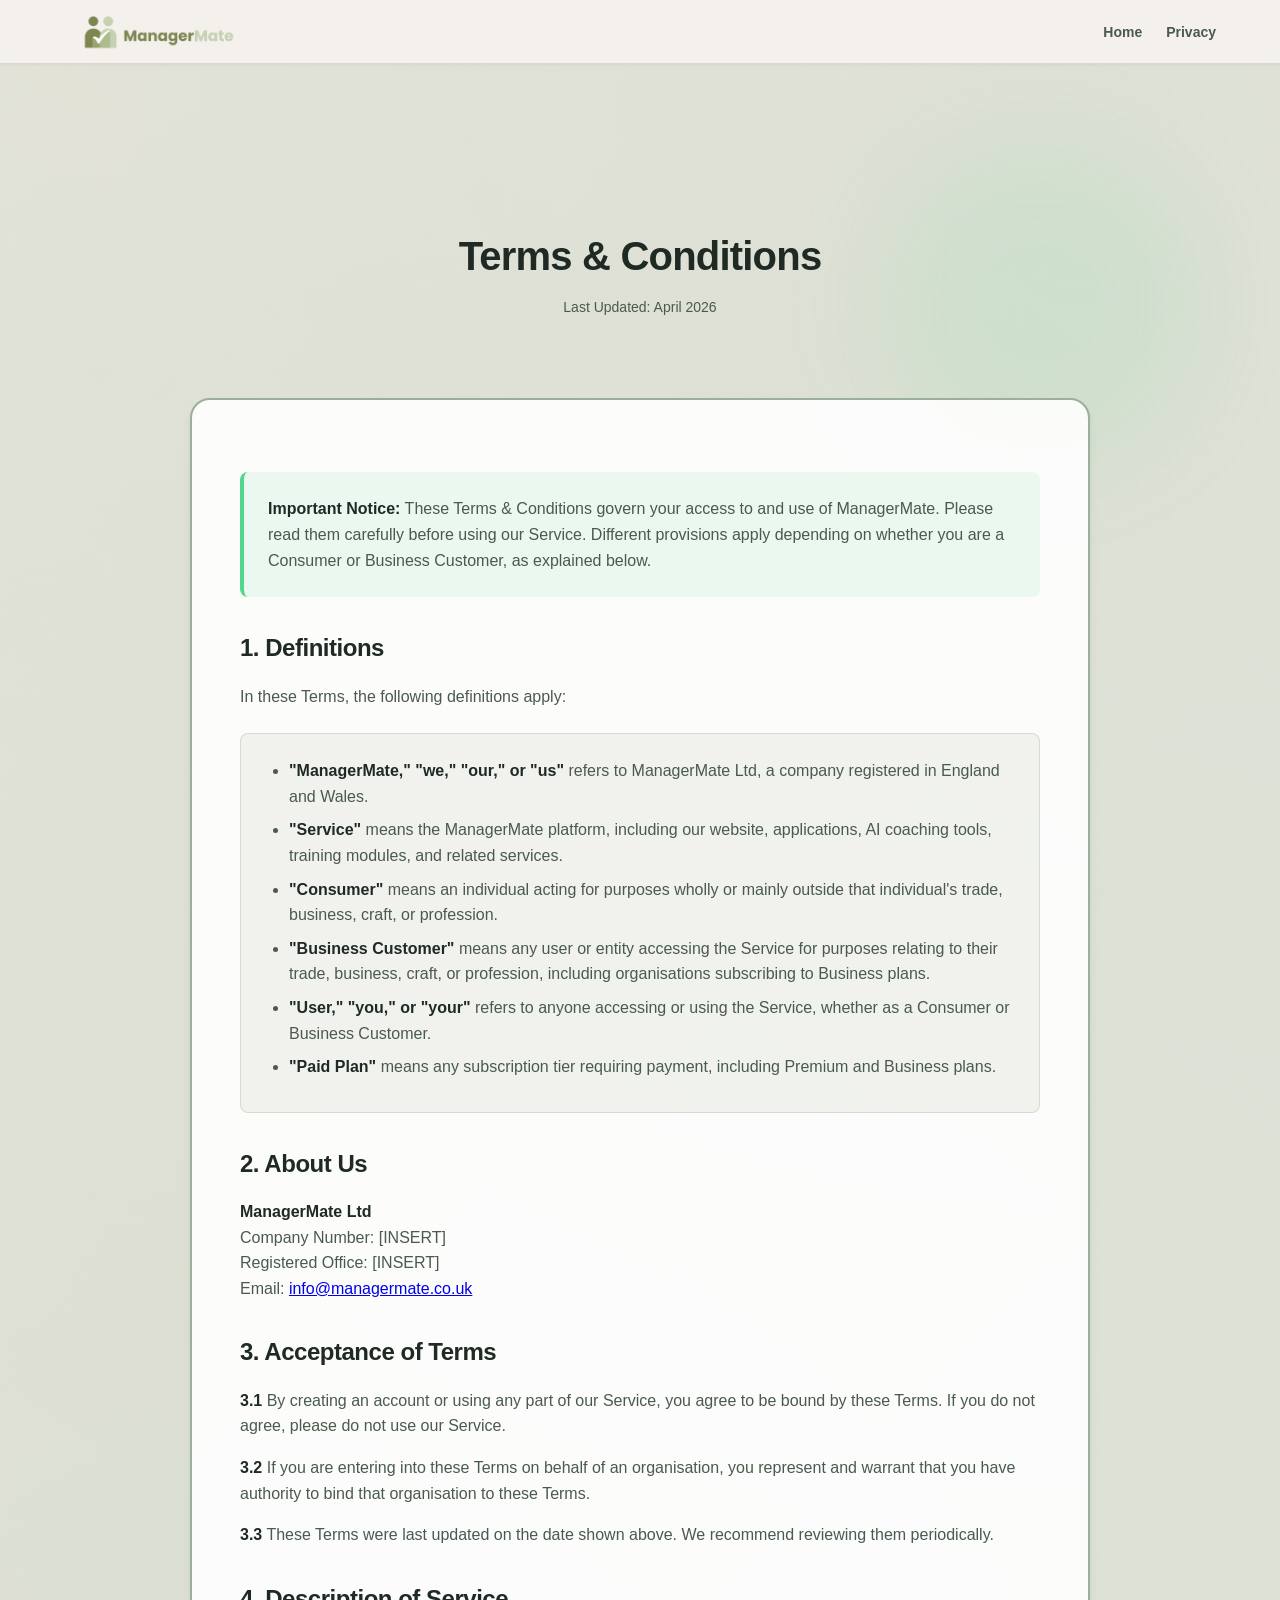
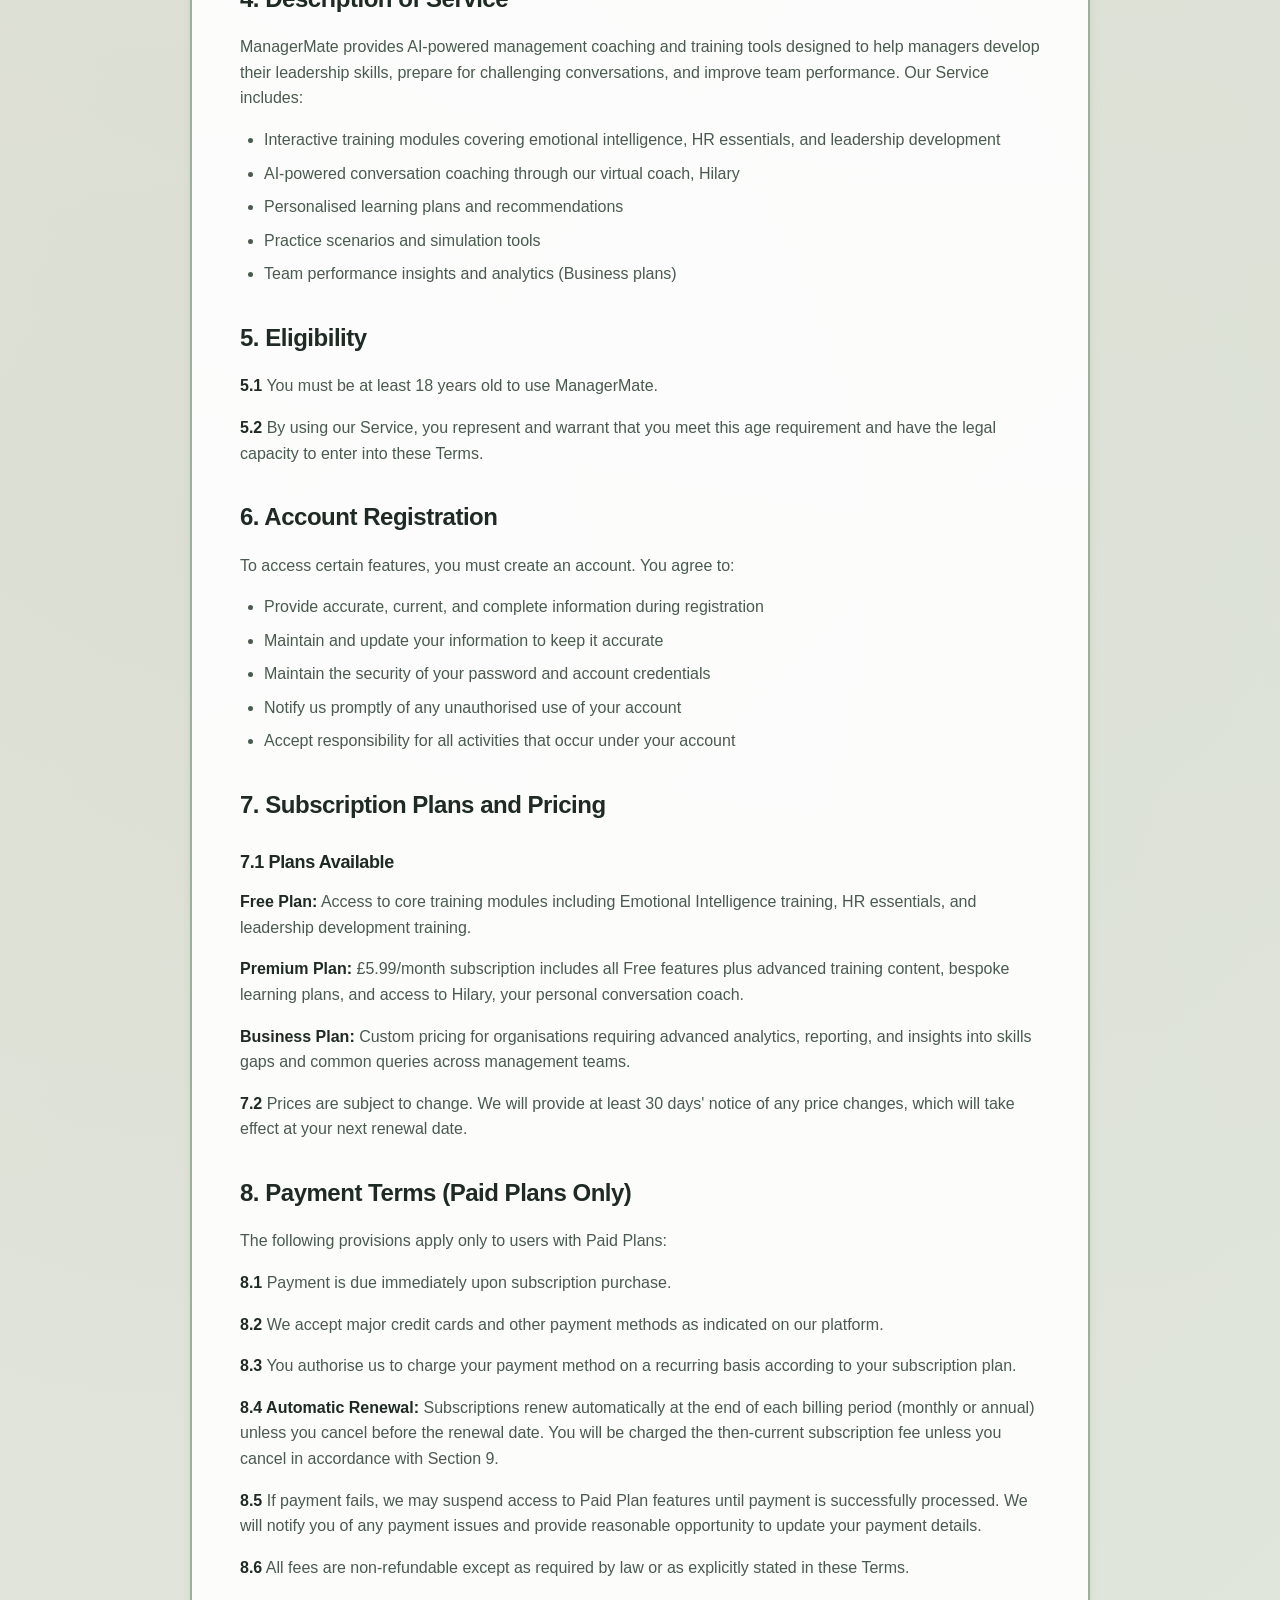
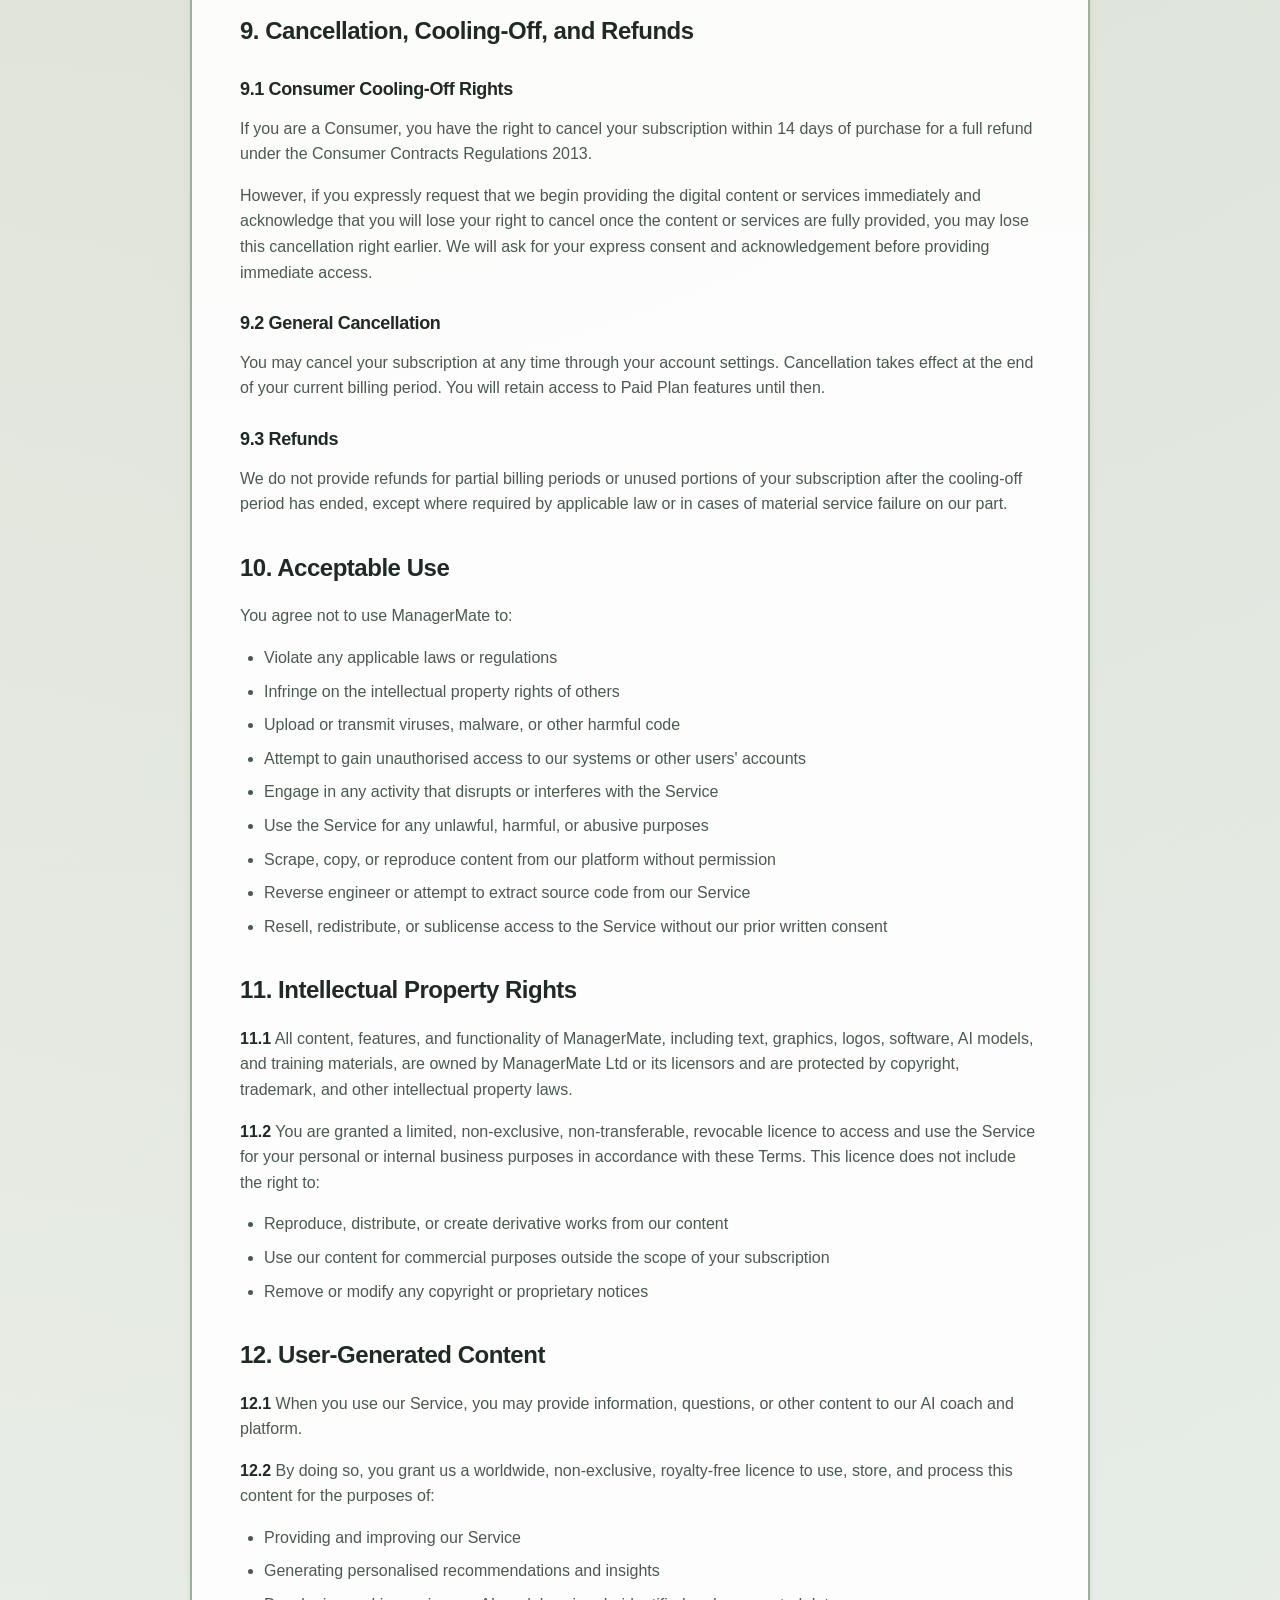
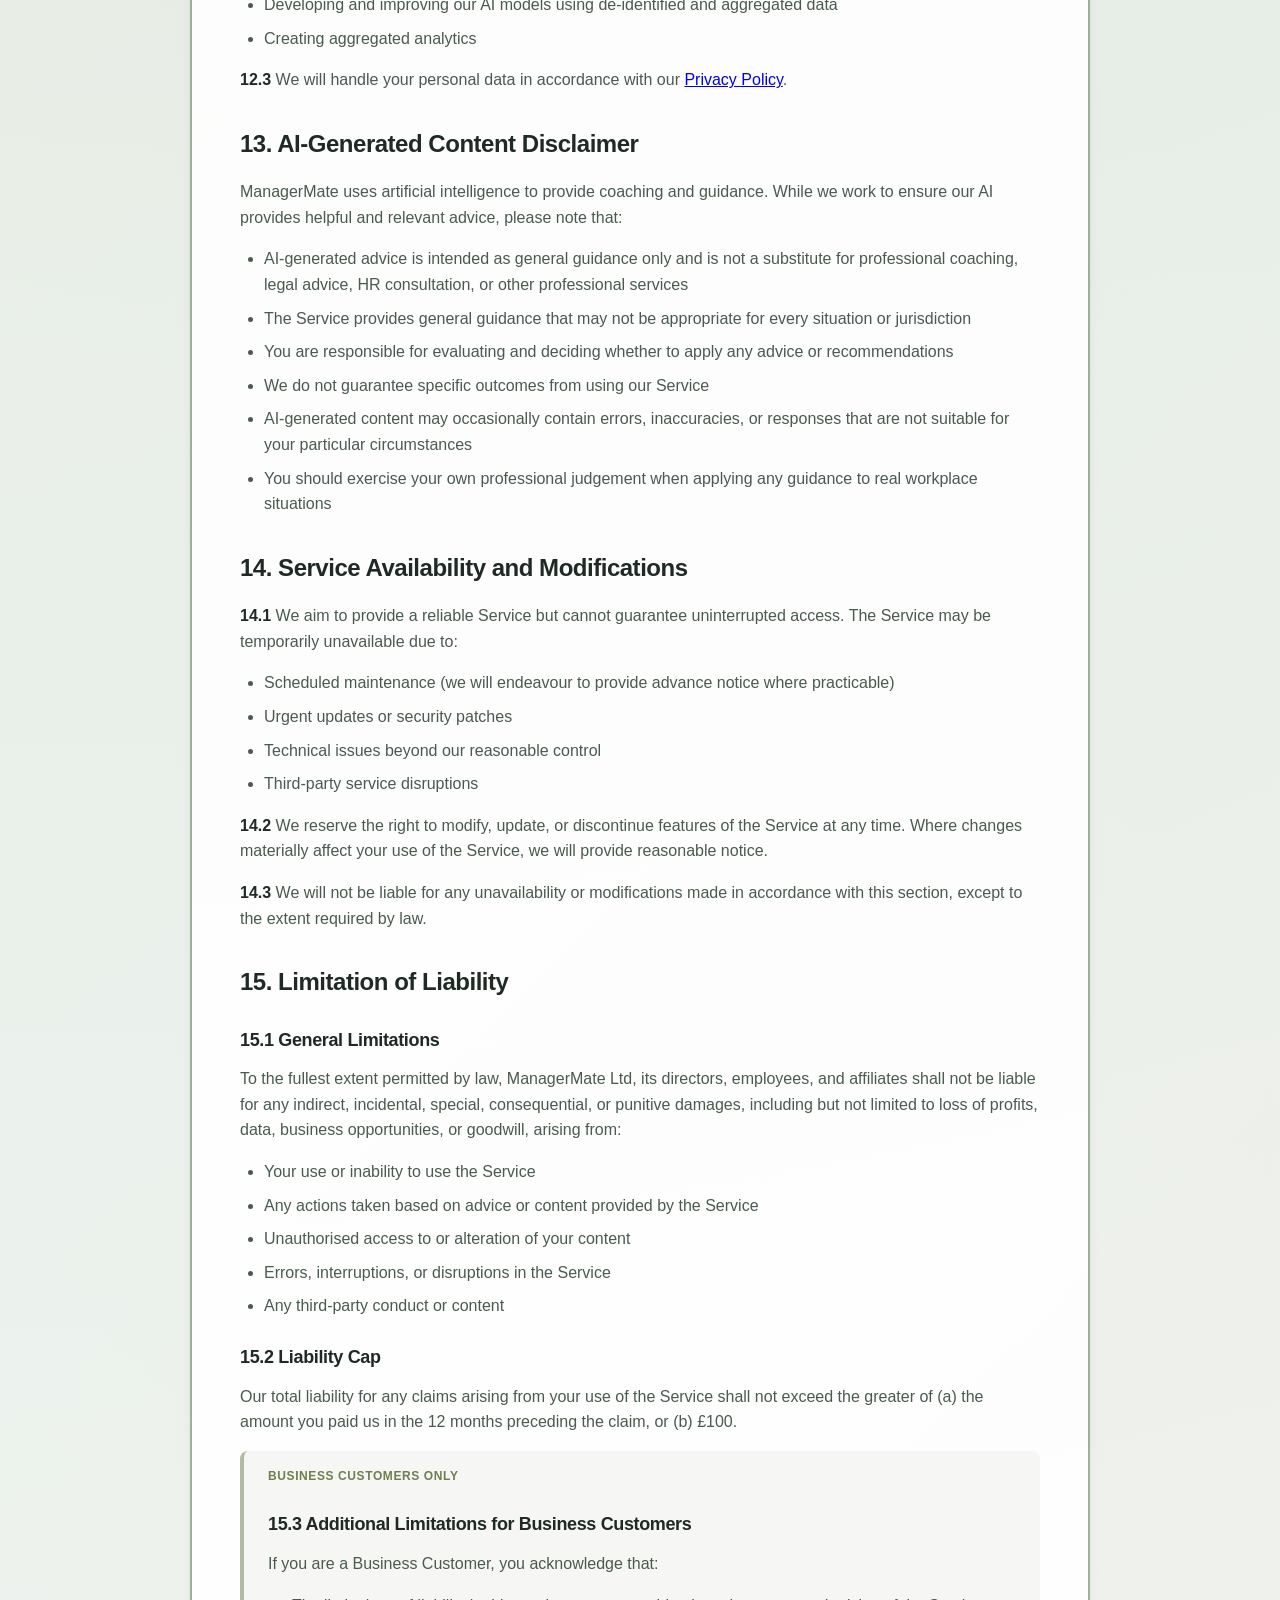
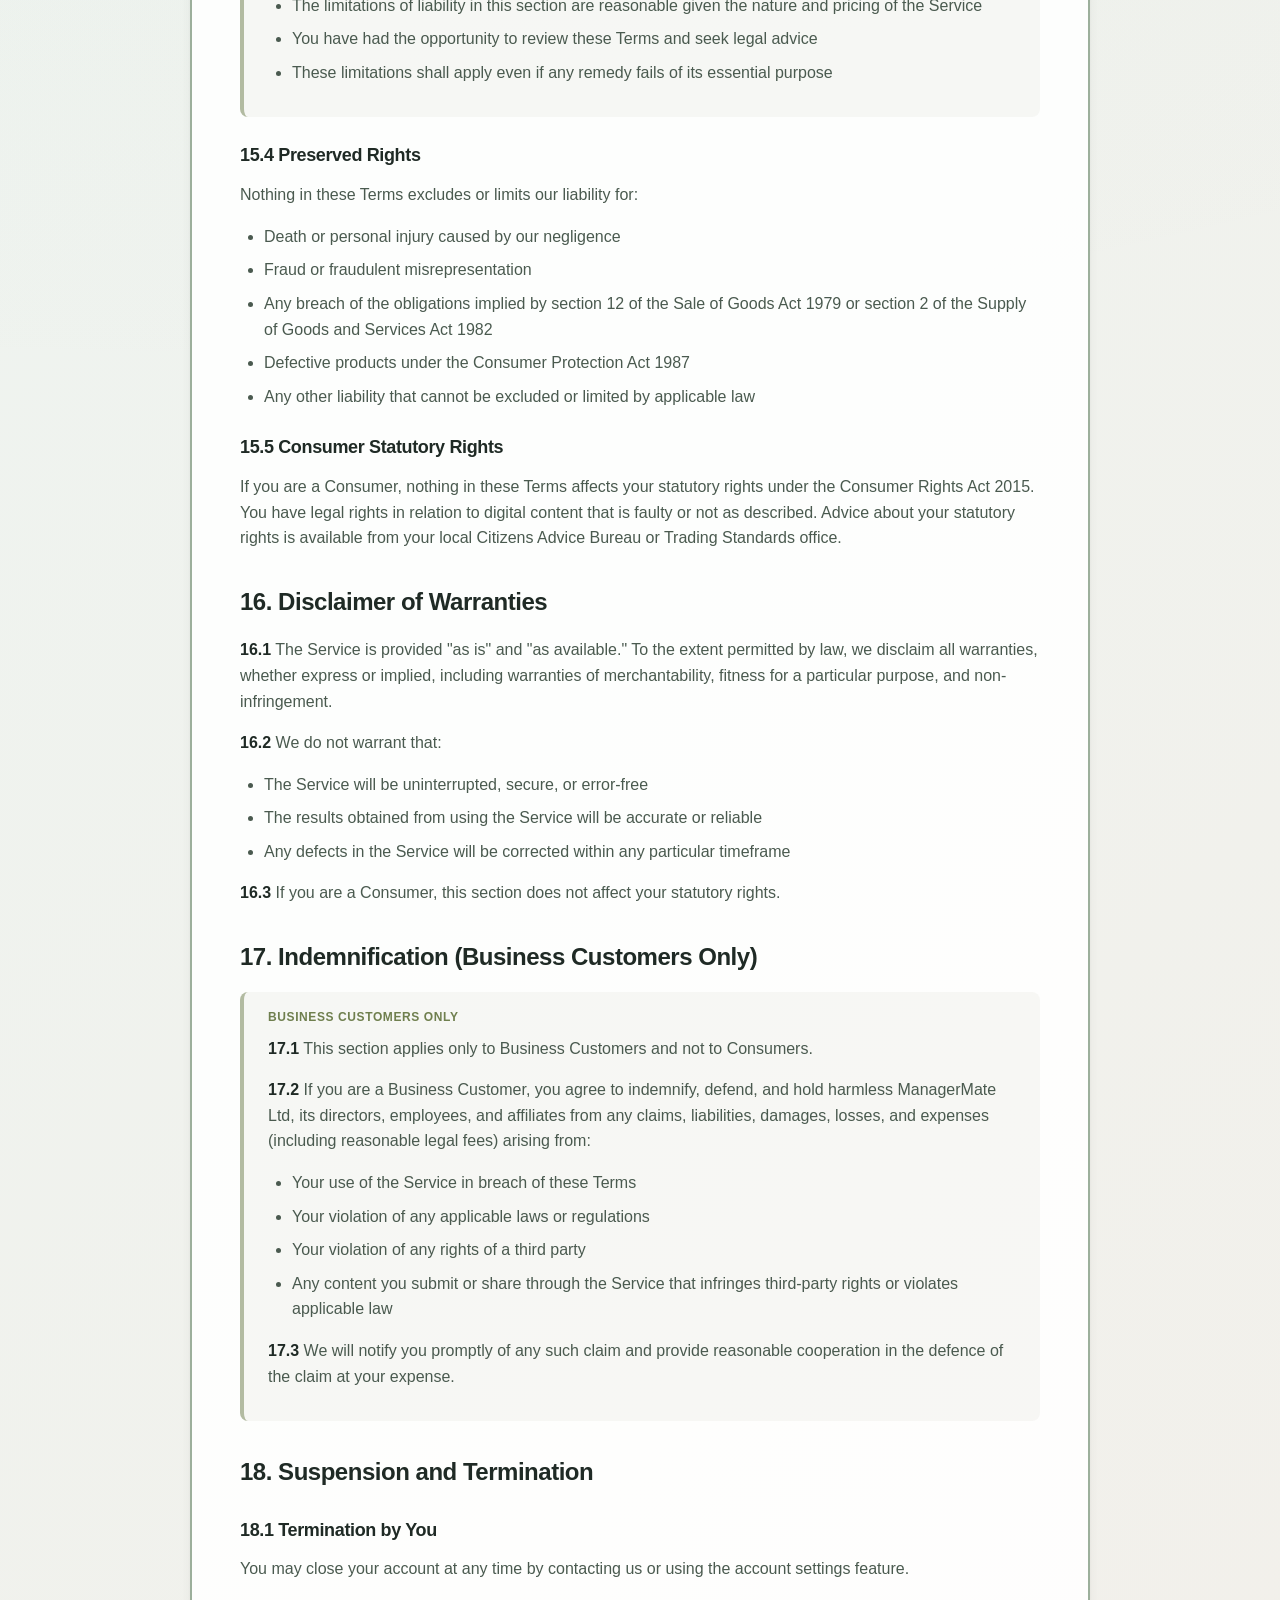
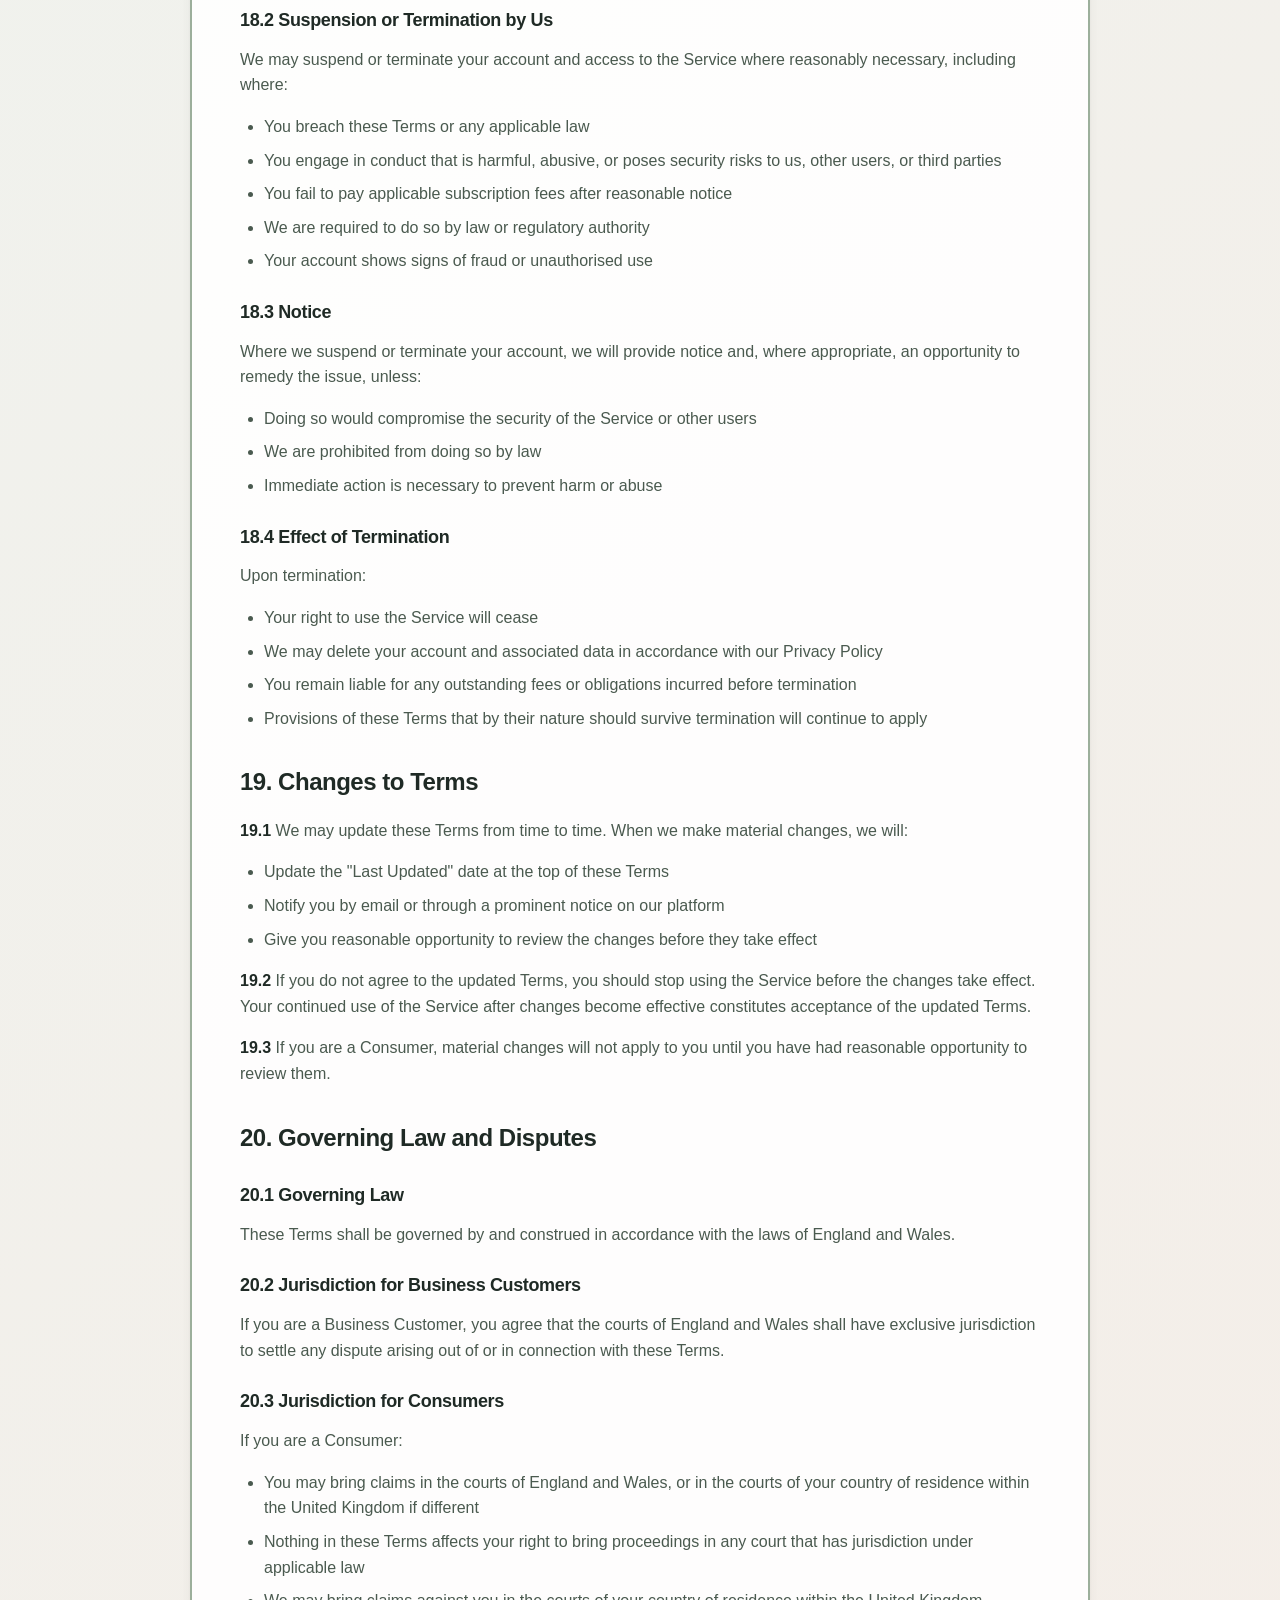
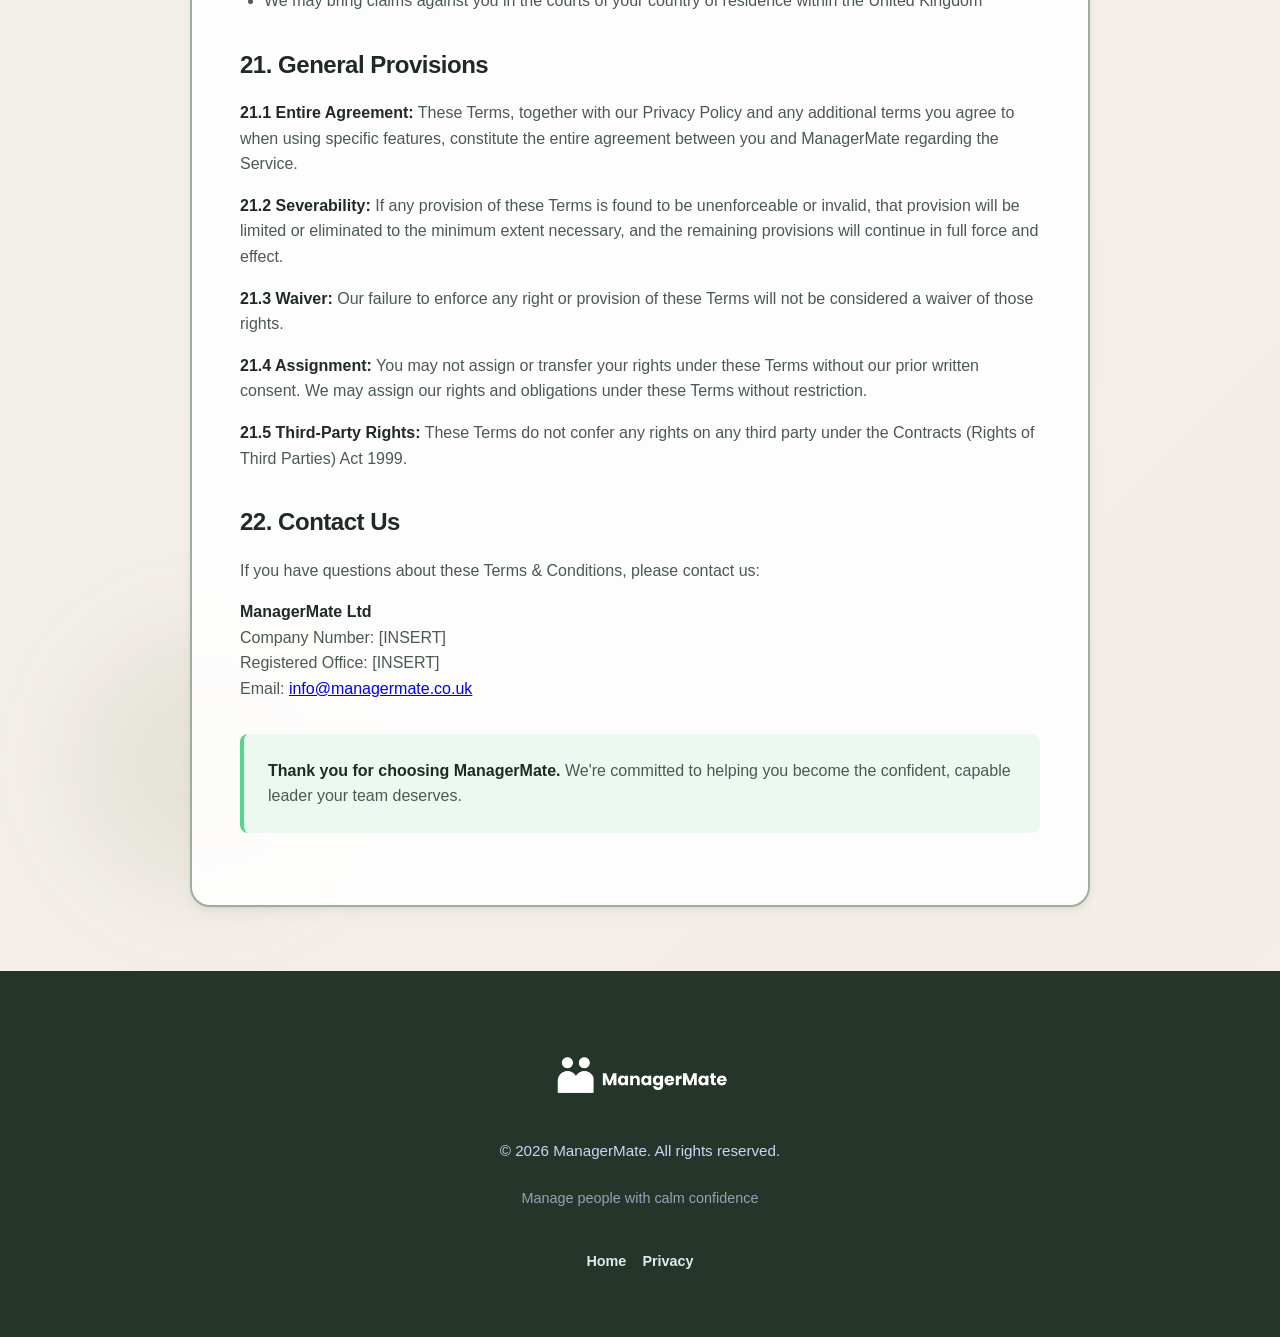
<file: terms.html>
<!DOCTYPE html>
<html lang="en">

<head>
  <meta charset="utf-8">
  <meta name="viewport" content="width=device-width, initial-scale=1.0">
  <meta name="referrer" content="strict-origin-when-cross-origin">
  <meta http-equiv="X-Content-Type-Options" content="nosniff">
  <meta http-equiv="X-Frame-Options" content="SAMEORIGIN">
  <meta http-equiv="Content-Security-Policy" content="default-src 'self'; style-src 'self' 'unsafe-inline' https://fonts.googleapis.com; font-src https://fonts.gstatic.com; img-src 'self' data:; frame-ancestors 'self';">
  <meta name="description" content="ManagerMate Terms & Conditions - Terms of service for using the ManagerMate platform.">
  <meta name="robots" content="noindex, follow">
  <link rel="canonical" href="https://managermate.co.uk/terms.html">
  <title>Terms & Conditions - ManagerMate</title>
  <link rel="icon" type="image/png" sizes="300x300" href="icon.png">
  <link rel="apple-touch-icon" sizes="180x180" href="icon.png">
  <link rel="stylesheet" href="style.css">
  <link rel="preconnect" href="https://fonts.googleapis.com">
  <link rel="preconnect" href="https://fonts.gstatic.com" crossorigin>
  <link href="https://fonts.googleapis.com/css2?family=Inter:wght@300;400;500;600;700&display=swap" rel="stylesheet">
  <style>
    /* Legal page specific styles */
    .content-wrapper {
      width: 100%;
      padding: 8rem 5% 4rem;
      position: relative;
      overflow: hidden;
      background:
        radial-gradient(circle at 12% 20%, rgba(111, 127, 78, 0.12), transparent 55%),
        radial-gradient(circle at 85% 0%, rgba(156, 175, 155, 0.18), transparent 50%),
        linear-gradient(135deg, #f7f3ed 0%, #eef4f0 50%, #f5ede7 100%);
    }

    .content-wrapper .decorative-blue {
      position: absolute;
      top: 5rem;
      right: 5rem;
      width: 20rem;
      height: 20rem;
      background: rgba(82, 214, 140, 0.1);
      border-radius: 50%;
      filter: blur(3rem);
      z-index: 1;
    }

    .content-wrapper .decorative-purple {
      position: absolute;
      bottom: 5rem;
      left: 5rem;
      width: 16rem;
      height: 16rem;
      background: rgba(111, 127, 78, 0.1);
      border-radius: 50%;
      filter: blur(3rem);
      z-index: 1;
    }

    .page-header {
      max-width: 900px;
      margin: 0 auto 3rem;
      text-align: center;
      padding: 2rem 0;
      position: relative;
      z-index: 10;
    }

    .page-header h1 {
      font-size: 2.5rem;
      font-weight: 700;
      color: var(--foreground);
      margin-bottom: 0.5rem;
    }

    .page-header .last-updated {
      color: var(--muted);
      font-size: 0.875rem;
    }

    .content-section {
      max-width: 900px;
      margin: 0 auto;
      background: rgba(255, 255, 255, 0.9);
      border-radius: var(--radius-lg);
      padding: 3rem;
      box-shadow: var(--shadow-card);
      border: 2px solid var(--border);
      position: relative;
      z-index: 10;
    }

    .content-section h2 {
      font-size: 1.5rem;
      font-weight: 700;
      color: var(--foreground);
      margin-top: 2rem;
      margin-bottom: 1rem;
    }

    .content-section h2:first-child {
      margin-top: 0;
    }

    .content-section h3 {
      font-size: 1.125rem;
      font-weight: 600;
      color: var(--foreground);
      margin-top: 1.5rem;
      margin-bottom: 0.75rem;
    }

    .content-section p {
      color: var(--muted);
      margin-bottom: 1rem;
    }

    .content-section ul,
    .content-section ol {
      margin-left: 1.5rem;
      margin-bottom: 1rem;
      color: var(--muted);
    }

    .content-section li {
      margin-bottom: 0.5rem;
    }

    .content-section strong {
      color: var(--foreground);
      font-weight: 600;
    }

    .highlight-box {
      background: rgba(82, 214, 140, 0.1);
      border-left: 4px solid var(--accent);
      padding: 1.5rem;
      border-radius: var(--radius-sm);
      margin: 1.5rem 0;
    }

    .highlight-box p {
      margin-bottom: 0.5rem;
    }

    .highlight-box p:last-child {
      margin-bottom: 0;
    }

    .definitions-box {
      background: rgba(111, 127, 78, 0.08);
      border: 1px solid rgba(111, 127, 78, 0.2);
      padding: 1.5rem;
      border-radius: var(--radius-sm);
      margin: 1.5rem 0;
    }

    .definitions-box ul {
      margin-bottom: 0;
    }

    .business-only {
      background: rgba(111, 127, 78, 0.05);
      border-left: 4px solid rgba(111, 127, 78, 0.5);
      padding: 1rem 1.5rem;
      border-radius: var(--radius-sm);
      margin: 1rem 0;
    }

    .business-only::before {
      content: "Business Customers Only";
      display: block;
      font-size: 0.75rem;
      font-weight: 600;
      color: var(--primary);
      text-transform: uppercase;
      letter-spacing: 0.05em;
      margin-bottom: 0.5rem;
    }

    .legal-footer {
      background: var(--primary-dark);
    }

    @media (max-width: 768px) {
      .content-wrapper {
        padding: 7rem 5% 3rem;
      }

      .page-header h1 {
        font-size: 2rem;
      }

      .content-section {
        padding: 2rem;
      }

      .nav-links li:not(:last-child) {
        display: none;
      }
    }
  </style>
</head>

<body>
  <a href="#terms-content" class="skip-nav">Skip to main content</a>

  <!-- NAV -->
  <nav class="nav" role="navigation" aria-label="Main navigation">
    <a href="index.html" class="logo-container">
      <div class="logo-icon" role="img" aria-label="ManagerMate logo"></div>
    </a>
    <ul class="nav-links">
      <li><a href="index.html">Home</a></li>
      <li><a href="privacy.html">Privacy</a></li>
    </ul>
  </nav>

  <!-- CONTENT -->
  <div class="content-wrapper" id="terms-content">
    <div class="decorative-blue" aria-hidden="true"></div>
    <div class="decorative-purple" aria-hidden="true"></div>

    <div class="page-header">
      <h1>Terms & Conditions</h1>
      <p class="last-updated">Last Updated: April 2026</p>
    </div>

    <div class="content-section">
      <div class="highlight-box">
        <p><strong>Important Notice:</strong> These Terms & Conditions govern your access to and use of ManagerMate. Please read them carefully before using our Service. Different provisions apply depending on whether you are a Consumer or Business Customer, as explained below.</p>
      </div>

      <h2>1. Definitions</h2>
      <p>In these Terms, the following definitions apply:</p>
      <div class="definitions-box">
        <ul>
          <li><strong>"ManagerMate," "we," "our," or "us"</strong> refers to ManagerMate Ltd, a company registered in England and Wales.</li>
          <li><strong>"Service"</strong> means the ManagerMate platform, including our website, applications, AI coaching tools, training modules, and related services.</li>
          <li><strong>"Consumer"</strong> means an individual acting for purposes wholly or mainly outside that individual's trade, business, craft, or profession.</li>
          <li><strong>"Business Customer"</strong> means any user or entity accessing the Service for purposes relating to their trade, business, craft, or profession, including organisations subscribing to Business plans.</li>
          <li><strong>"User," "you," or "your"</strong> refers to anyone accessing or using the Service, whether as a Consumer or Business Customer.</li>
          <li><strong>"Paid Plan"</strong> means any subscription tier requiring payment, including Premium and Business plans.</li>
        </ul>
      </div>

      <h2>2. About Us</h2>
      <p><strong>ManagerMate Ltd</strong><br>
      Company Number: [INSERT]<br>
      Registered Office: [INSERT]<br>
      Email: <a href="mailto:info@managermate.co.uk">info@managermate.co.uk</a></p>

      <h2>3. Acceptance of Terms</h2>
      <p><strong>3.1</strong> By creating an account or using any part of our Service, you agree to be bound by these Terms. If you do not agree, please do not use our Service.</p>
      <p><strong>3.2</strong> If you are entering into these Terms on behalf of an organisation, you represent and warrant that you have authority to bind that organisation to these Terms.</p>
      <p><strong>3.3</strong> These Terms were last updated on the date shown above. We recommend reviewing them periodically.</p>

      <h2>4. Description of Service</h2>
      <p>ManagerMate provides AI-powered management coaching and training tools designed to help managers develop their leadership skills, prepare for challenging conversations, and improve team performance. Our Service includes:</p>
      <ul>
        <li>Interactive training modules covering emotional intelligence, HR essentials, and leadership development</li>
        <li>AI-powered conversation coaching through our virtual coach, Hilary</li>
        <li>Personalised learning plans and recommendations</li>
        <li>Practice scenarios and simulation tools</li>
        <li>Team performance insights and analytics (Business plans)</li>
      </ul>

      <h2>5. Eligibility</h2>
      <p><strong>5.1</strong> You must be at least 18 years old to use ManagerMate.</p>
      <p><strong>5.2</strong> By using our Service, you represent and warrant that you meet this age requirement and have the legal capacity to enter into these Terms.</p>

      <h2>6. Account Registration</h2>
      <p>To access certain features, you must create an account. You agree to:</p>
      <ul>
        <li>Provide accurate, current, and complete information during registration</li>
        <li>Maintain and update your information to keep it accurate</li>
        <li>Maintain the security of your password and account credentials</li>
        <li>Notify us promptly of any unauthorised use of your account</li>
        <li>Accept responsibility for all activities that occur under your account</li>
      </ul>

      <h2>7. Subscription Plans and Pricing</h2>
      <h3>7.1 Plans Available</h3>
      <p><strong>Free Plan:</strong> Access to core training modules including Emotional Intelligence training, HR essentials, and leadership development training.</p>
      <p><strong>Premium Plan:</strong> £5.99/month subscription includes all Free features plus advanced training content, bespoke learning plans, and access to Hilary, your personal conversation coach.</p>
      <p><strong>Business Plan:</strong> Custom pricing for organisations requiring advanced analytics, reporting, and insights into skills gaps and common queries across management teams.</p>
      <p><strong>7.2</strong> Prices are subject to change. We will provide at least 30 days' notice of any price changes, which will take effect at your next renewal date.</p>

      <h2>8. Payment Terms (Paid Plans Only)</h2>
      <p>The following provisions apply only to users with Paid Plans:</p>
      <p><strong>8.1</strong> Payment is due immediately upon subscription purchase.</p>
      <p><strong>8.2</strong> We accept major credit cards and other payment methods as indicated on our platform.</p>
      <p><strong>8.3</strong> You authorise us to charge your payment method on a recurring basis according to your subscription plan.</p>
      <p><strong>8.4 Automatic Renewal:</strong> Subscriptions renew automatically at the end of each billing period (monthly or annual) unless you cancel before the renewal date. You will be charged the then-current subscription fee unless you cancel in accordance with Section 9.</p>
      <p><strong>8.5</strong> If payment fails, we may suspend access to Paid Plan features until payment is successfully processed. We will notify you of any payment issues and provide reasonable opportunity to update your payment details.</p>
      <p><strong>8.6</strong> All fees are non-refundable except as required by law or as explicitly stated in these Terms.</p>

      <h2>9. Cancellation, Cooling-Off, and Refunds</h2>
      <h3>9.1 Consumer Cooling-Off Rights</h3>
      <p>If you are a Consumer, you have the right to cancel your subscription within 14 days of purchase for a full refund under the Consumer Contracts Regulations 2013.</p>
      <p>However, if you expressly request that we begin providing the digital content or services immediately and acknowledge that you will lose your right to cancel once the content or services are fully provided, you may lose this cancellation right earlier. We will ask for your express consent and acknowledgement before providing immediate access.</p>

      <h3>9.2 General Cancellation</h3>
      <p>You may cancel your subscription at any time through your account settings. Cancellation takes effect at the end of your current billing period. You will retain access to Paid Plan features until then.</p>

      <h3>9.3 Refunds</h3>
      <p>We do not provide refunds for partial billing periods or unused portions of your subscription after the cooling-off period has ended, except where required by applicable law or in cases of material service failure on our part.</p>

      <h2>10. Acceptable Use</h2>
      <p>You agree not to use ManagerMate to:</p>
      <ul>
        <li>Violate any applicable laws or regulations</li>
        <li>Infringe on the intellectual property rights of others</li>
        <li>Upload or transmit viruses, malware, or other harmful code</li>
        <li>Attempt to gain unauthorised access to our systems or other users' accounts</li>
        <li>Engage in any activity that disrupts or interferes with the Service</li>
        <li>Use the Service for any unlawful, harmful, or abusive purposes</li>
        <li>Scrape, copy, or reproduce content from our platform without permission</li>
        <li>Reverse engineer or attempt to extract source code from our Service</li>
        <li>Resell, redistribute, or sublicense access to the Service without our prior written consent</li>
      </ul>

      <h2>11. Intellectual Property Rights</h2>
      <p><strong>11.1</strong> All content, features, and functionality of ManagerMate, including text, graphics, logos, software, AI models, and training materials, are owned by ManagerMate Ltd or its licensors and are protected by copyright, trademark, and other intellectual property laws.</p>
      <p><strong>11.2</strong> You are granted a limited, non-exclusive, non-transferable, revocable licence to access and use the Service for your personal or internal business purposes in accordance with these Terms. This licence does not include the right to:</p>
      <ul>
        <li>Reproduce, distribute, or create derivative works from our content</li>
        <li>Use our content for commercial purposes outside the scope of your subscription</li>
        <li>Remove or modify any copyright or proprietary notices</li>
      </ul>

      <h2>12. User-Generated Content</h2>
      <p><strong>12.1</strong> When you use our Service, you may provide information, questions, or other content to our AI coach and platform.</p>
      <p><strong>12.2</strong> By doing so, you grant us a worldwide, non-exclusive, royalty-free licence to use, store, and process this content for the purposes of:</p>
      <ul>
        <li>Providing and improving our Service</li>
        <li>Generating personalised recommendations and insights</li>
        <li>Developing and improving our AI models using de-identified and aggregated data</li>
        <li>Creating aggregated analytics</li>
      </ul>
      <p><strong>12.3</strong> We will handle your personal data in accordance with our <a href="privacy.html">Privacy Policy</a>.</p>

      <h2>13. AI-Generated Content Disclaimer</h2>
      <p>ManagerMate uses artificial intelligence to provide coaching and guidance. While we work to ensure our AI provides helpful and relevant advice, please note that:</p>
      <ul>
        <li>AI-generated advice is intended as general guidance only and is not a substitute for professional coaching, legal advice, HR consultation, or other professional services</li>
        <li>The Service provides general guidance that may not be appropriate for every situation or jurisdiction</li>
        <li>You are responsible for evaluating and deciding whether to apply any advice or recommendations</li>
        <li>We do not guarantee specific outcomes from using our Service</li>
        <li>AI-generated content may occasionally contain errors, inaccuracies, or responses that are not suitable for your particular circumstances</li>
        <li>You should exercise your own professional judgement when applying any guidance to real workplace situations</li>
      </ul>

      <h2>14. Service Availability and Modifications</h2>
      <p><strong>14.1</strong> We aim to provide a reliable Service but cannot guarantee uninterrupted access. The Service may be temporarily unavailable due to:</p>
      <ul>
        <li>Scheduled maintenance (we will endeavour to provide advance notice where practicable)</li>
        <li>Urgent updates or security patches</li>
        <li>Technical issues beyond our reasonable control</li>
        <li>Third-party service disruptions</li>
      </ul>
      <p><strong>14.2</strong> We reserve the right to modify, update, or discontinue features of the Service at any time. Where changes materially affect your use of the Service, we will provide reasonable notice.</p>
      <p><strong>14.3</strong> We will not be liable for any unavailability or modifications made in accordance with this section, except to the extent required by law.</p>

      <h2>15. Limitation of Liability</h2>
      <h3>15.1 General Limitations</h3>
      <p>To the fullest extent permitted by law, ManagerMate Ltd, its directors, employees, and affiliates shall not be liable for any indirect, incidental, special, consequential, or punitive damages, including but not limited to loss of profits, data, business opportunities, or goodwill, arising from:</p>
      <ul>
        <li>Your use or inability to use the Service</li>
        <li>Any actions taken based on advice or content provided by the Service</li>
        <li>Unauthorised access to or alteration of your content</li>
        <li>Errors, interruptions, or disruptions in the Service</li>
        <li>Any third-party conduct or content</li>
      </ul>

      <h3>15.2 Liability Cap</h3>
      <p>Our total liability for any claims arising from your use of the Service shall not exceed the greater of (a) the amount you paid us in the 12 months preceding the claim, or (b) £100.</p>

      <div class="business-only">
        <h3>15.3 Additional Limitations for Business Customers</h3>
        <p>If you are a Business Customer, you acknowledge that:</p>
        <ul>
          <li>The limitations of liability in this section are reasonable given the nature and pricing of the Service</li>
          <li>You have had the opportunity to review these Terms and seek legal advice</li>
          <li>These limitations shall apply even if any remedy fails of its essential purpose</li>
        </ul>
      </div>

      <h3>15.4 Preserved Rights</h3>
      <p>Nothing in these Terms excludes or limits our liability for:</p>
      <ul>
        <li>Death or personal injury caused by our negligence</li>
        <li>Fraud or fraudulent misrepresentation</li>
        <li>Any breach of the obligations implied by section 12 of the Sale of Goods Act 1979 or section 2 of the Supply of Goods and Services Act 1982</li>
        <li>Defective products under the Consumer Protection Act 1987</li>
        <li>Any other liability that cannot be excluded or limited by applicable law</li>
      </ul>

      <h3>15.5 Consumer Statutory Rights</h3>
      <p>If you are a Consumer, nothing in these Terms affects your statutory rights under the Consumer Rights Act 2015. You have legal rights in relation to digital content that is faulty or not as described. Advice about your statutory rights is available from your local Citizens Advice Bureau or Trading Standards office.</p>

      <h2>16. Disclaimer of Warranties</h2>
      <p><strong>16.1</strong> The Service is provided "as is" and "as available." To the extent permitted by law, we disclaim all warranties, whether express or implied, including warranties of merchantability, fitness for a particular purpose, and non-infringement.</p>
      <p><strong>16.2</strong> We do not warrant that:</p>
      <ul>
        <li>The Service will be uninterrupted, secure, or error-free</li>
        <li>The results obtained from using the Service will be accurate or reliable</li>
        <li>Any defects in the Service will be corrected within any particular timeframe</li>
      </ul>
      <p><strong>16.3</strong> If you are a Consumer, this section does not affect your statutory rights.</p>

      <h2>17. Indemnification (Business Customers Only)</h2>
      <div class="business-only">
        <p><strong>17.1</strong> This section applies only to Business Customers and not to Consumers.</p>
        <p><strong>17.2</strong> If you are a Business Customer, you agree to indemnify, defend, and hold harmless ManagerMate Ltd, its directors, employees, and affiliates from any claims, liabilities, damages, losses, and expenses (including reasonable legal fees) arising from:</p>
        <ul>
          <li>Your use of the Service in breach of these Terms</li>
          <li>Your violation of any applicable laws or regulations</li>
          <li>Your violation of any rights of a third party</li>
          <li>Any content you submit or share through the Service that infringes third-party rights or violates applicable law</li>
        </ul>
        <p><strong>17.3</strong> We will notify you promptly of any such claim and provide reasonable cooperation in the defence of the claim at your expense.</p>
      </div>

      <h2>18. Suspension and Termination</h2>
      <h3>18.1 Termination by You</h3>
      <p>You may close your account at any time by contacting us or using the account settings feature.</p>

      <h3>18.2 Suspension or Termination by Us</h3>
      <p>We may suspend or terminate your account and access to the Service where reasonably necessary, including where:</p>
      <ul>
        <li>You breach these Terms or any applicable law</li>
        <li>You engage in conduct that is harmful, abusive, or poses security risks to us, other users, or third parties</li>
        <li>You fail to pay applicable subscription fees after reasonable notice</li>
        <li>We are required to do so by law or regulatory authority</li>
        <li>Your account shows signs of fraud or unauthorised use</li>
      </ul>

      <h3>18.3 Notice</h3>
      <p>Where we suspend or terminate your account, we will provide notice and, where appropriate, an opportunity to remedy the issue, unless:</p>
      <ul>
        <li>Doing so would compromise the security of the Service or other users</li>
        <li>We are prohibited from doing so by law</li>
        <li>Immediate action is necessary to prevent harm or abuse</li>
      </ul>

      <h3>18.4 Effect of Termination</h3>
      <p>Upon termination:</p>
      <ul>
        <li>Your right to use the Service will cease</li>
        <li>We may delete your account and associated data in accordance with our Privacy Policy</li>
        <li>You remain liable for any outstanding fees or obligations incurred before termination</li>
        <li>Provisions of these Terms that by their nature should survive termination will continue to apply</li>
      </ul>

      <h2>19. Changes to Terms</h2>
      <p><strong>19.1</strong> We may update these Terms from time to time. When we make material changes, we will:</p>
      <ul>
        <li>Update the "Last Updated" date at the top of these Terms</li>
        <li>Notify you by email or through a prominent notice on our platform</li>
        <li>Give you reasonable opportunity to review the changes before they take effect</li>
      </ul>
      <p><strong>19.2</strong> If you do not agree to the updated Terms, you should stop using the Service before the changes take effect. Your continued use of the Service after changes become effective constitutes acceptance of the updated Terms.</p>
      <p><strong>19.3</strong> If you are a Consumer, material changes will not apply to you until you have had reasonable opportunity to review them.</p>

      <h2>20. Governing Law and Disputes</h2>
      <h3>20.1 Governing Law</h3>
      <p>These Terms shall be governed by and construed in accordance with the laws of England and Wales.</p>

      <h3>20.2 Jurisdiction for Business Customers</h3>
      <p>If you are a Business Customer, you agree that the courts of England and Wales shall have exclusive jurisdiction to settle any dispute arising out of or in connection with these Terms.</p>

      <h3>20.3 Jurisdiction for Consumers</h3>
      <p>If you are a Consumer:</p>
      <ul>
        <li>You may bring claims in the courts of England and Wales, or in the courts of your country of residence within the United Kingdom if different</li>
        <li>Nothing in these Terms affects your right to bring proceedings in any court that has jurisdiction under applicable law</li>
        <li>We may bring claims against you in the courts of your country of residence within the United Kingdom</li>
      </ul>

      <h2>21. General Provisions</h2>
      <p><strong>21.1 Entire Agreement:</strong> These Terms, together with our Privacy Policy and any additional terms you agree to when using specific features, constitute the entire agreement between you and ManagerMate regarding the Service.</p>
      <p><strong>21.2 Severability:</strong> If any provision of these Terms is found to be unenforceable or invalid, that provision will be limited or eliminated to the minimum extent necessary, and the remaining provisions will continue in full force and effect.</p>
      <p><strong>21.3 Waiver:</strong> Our failure to enforce any right or provision of these Terms will not be considered a waiver of those rights.</p>
      <p><strong>21.4 Assignment:</strong> You may not assign or transfer your rights under these Terms without our prior written consent. We may assign our rights and obligations under these Terms without restriction.</p>
      <p><strong>21.5 Third-Party Rights:</strong> These Terms do not confer any rights on any third party under the Contracts (Rights of Third Parties) Act 1999.</p>

      <h2>22. Contact Us</h2>
      <p>If you have questions about these Terms & Conditions, please contact us:</p>
      <p><strong>ManagerMate Ltd</strong><br>
      Company Number: [INSERT]<br>
      Registered Office: [INSERT]<br>
      Email: <a href="mailto:info@managermate.co.uk">info@managermate.co.uk</a></p>

      <div class="highlight-box" style="margin-top: 2rem;">
        <p><strong>Thank you for choosing ManagerMate.</strong> We're committed to helping you become the confident, capable leader your team deserves.</p>
      </div>
    </div>
  </div>

  <!-- FOOTER -->
  <footer class="legal-footer">
    <div class="footer-content">
      <div class="footer-logo">
        <div class="footer-logo-icon" role="img" aria-label="ManagerMate logo"></div>
      </div>

      <p class="footer-text">&copy; 2026 ManagerMate. All rights reserved.</p>
      <p class="footer-tagline">Manage people with calm confidence</p>

      <nav class="footer-nav" aria-label="Footer navigation">
        <div class="footer-links">
          <a href="index.html">Home</a>
          <a href="privacy.html">Privacy</a>
        </div>
      </nav>
    </div>
  </footer>
</body>

</html>
</file>
<file: style.css>
/* ===================================
   GLOBAL STYLES
   =================================== */
* {
  margin: 0;
  padding: 0;
  box-sizing: border-box;
}

:root {
  /* ManagerMate App Color Palette */
  --primary: #6f7f4e;           /* Sage Green - Headers, CTAs, brand elements */
  --primary-dark: #243529;       /* Gradients, dark accents */
  --secondary-light: #f4f1ec;    /* Backgrounds, cards */
  --accent: #52D68C;             /* Teal - Highlights, success states */
  --premium: #EF6F6C;            /* Coral - Premium badges, special CTAs */
  --foreground: #1f2a25;         /* Body text */
  --muted: #4a5a4f;              /* Secondary text */
  --border: #9caf9b;             /* Card borders, dividers */

  /* Legacy aliases for compatibility */
  --ink: var(--foreground);
  --ink-muted: var(--muted);
  --ink-soft: var(--muted);
  --sand: var(--secondary-light);
  --mist: #eef4f0;
  --olive: var(--primary);
  --sage: var(--border);
  --clay: #e7ddd1;
  --coral: var(--premium);
  --deep: var(--primary-dark);

  /* App Design Tokens */
  --radius-sm: 0.5rem;           /* 8px - buttons, inputs */
  --radius-md: 0.75rem;          /* 12px - small cards */
  --radius-lg: 1.25rem;          /* 20px - large cards */
  --radius-pill: 9999px;         /* Pill-shaped badges */

  /* App Shadows */
  --shadow-card: 0 1px 2px rgba(0,0,0,0.04), 0 4px 8px rgba(0,0,0,0.04), 0 8px 16px rgba(0,0,0,0.02);
  --shadow-elevated: 0 4px 6px rgba(0,0,0,0.05), 0 10px 20px rgba(0,0,0,0.08), 0 20px 40px rgba(0,0,0,0.04);

  /* App Animations */
  --spring-bounce: cubic-bezier(0.34, 1.56, 0.64, 1);
  --ease-smooth: cubic-bezier(0.4, 0, 0.2, 1);
}

body {
  font-family: 'Inter', -apple-system, BlinkMacSystemFont, 'Segoe UI', sans-serif;
  line-height: 1.6;
  color: var(--ink);
  background: var(--sand);
  padding-top: 4rem;
}

/* Screen reader only utility */
.sr-only {
  position: absolute;
  width: 1px;
  height: 1px;
  padding: 0;
  margin: -1px;
  overflow: hidden;
  clip: rect(0, 0, 0, 0);
  white-space: nowrap;
  border-width: 0;
}

/* Skip navigation link */
.skip-nav {
  position: absolute;
  top: -100%;
  left: 50%;
  transform: translateX(-50%);
  background: var(--ink);
  color: #fff;
  padding: 0.75rem 1.5rem;
  border-radius: 0 0 0.75rem 0.75rem;
  font-weight: 600;
  font-size: 0.875rem;
  z-index: 200;
  text-decoration: none;
  transition: top 0.2s;
}

.skip-nav:focus {
  top: 0;
}

/* Focus indicators */
:focus-visible {
  outline: 3px solid var(--olive);
  outline-offset: 2px;
}

a:focus-visible,
button:focus-visible,
input:focus-visible,
textarea:focus-visible,
select:focus-visible {
  outline: 3px solid var(--olive);
  outline-offset: 2px;
}

h1,
h2,
h3,
h4 {
  font-family: 'Inter', -apple-system, BlinkMacSystemFont, 'Segoe UI', sans-serif;
  letter-spacing: -0.02em;
  font-weight: 700;
}

html {
  height: 100%;
  width: 100%;
  scroll-behavior: smooth;
}

/* ===================================
   NAVIGATION
   =================================== */
.nav {
  display: flex;
  justify-content: space-between;
  align-items: center;
  height: 64px;
  padding: 0 5%;
  background: rgba(244, 241, 236, 0.92);
  backdrop-filter: blur(12px);
  border-bottom: 1px solid rgba(31, 42, 37, 0.12);
  position: fixed;
  top: 0;
  left: 0;
  right: 0;
  z-index: 100;
  box-shadow: 0 1px 3px rgba(0, 0, 0, 0.05);
}

/* Logo */
.logo-container {
  display: flex;
  align-items: center;
  cursor: pointer;
}

.logo-icon {
  width: 200px;
  height: 70px;
  background-image: url('Logo.png');
  background-size: contain;
  background-repeat: no-repeat;
  background-position: center left;
}

.logo {
  display: none !important; /* Hide text as logo image contains it */
}

/* Nav links */
.nav-links {
  display: flex;
  gap: 1.5rem;
  list-style: none;
  align-items: center;
}

.nav-links a {
  text-decoration: none;
  color: var(--ink-soft);
  font-weight: 600;
  font-size: 0.875rem;
  transition: color 0.3s;
  position: relative;
  padding-bottom: 0.25rem;
}

.nav-links a:hover {
  color: var(--ink);
}

.nav-links a:not(.launch-app-btn)::after {
  content: '';
  position: absolute;
  bottom: 0;
  left: 0;
  width: 0;
  height: 2px;
  background: linear-gradient(to right, var(--coral), var(--olive));
  transition: width 0.3s;
}

.nav-links a:not(.launch-app-btn):hover::after {
  width: 100%;
}

.launch-app-btn {
  display: inline-flex;
  align-items: center;
  gap: 0.5rem;
  padding: 0.625rem 1.25rem;
  background: linear-gradient(135deg, var(--premium), #f2b2a9);
  color: white !important;
  border-radius: var(--radius-sm);
  font-weight: 600;
  font-size: 0.875rem;
  border: none;
  cursor: pointer;
  transition: all 0.3s var(--ease-smooth);
  box-shadow: var(--shadow-card);
  text-decoration: none;
  line-height: 1;
}

.launch-app-btn:hover {
  transform: translateY(-2px);
  box-shadow: var(--shadow-elevated);
  color: white !important;
}

/* ===================================
   HERO SECTION
   =================================== */
.hero {
  position: relative;
  display: flex;
  align-items: stretch;
  padding: 8rem 5% 6rem;
  overflow: hidden;
  background:
    radial-gradient(circle at 12% 20%, rgba(239, 111, 108, 0.18), transparent 55%),
    radial-gradient(circle at 85% 0%, rgba(156, 175, 155, 0.25), transparent 50%),
    linear-gradient(135deg, #f7f3ed 0%, #eef4f0 50%, #f5ede7 100%);
}

.hero .decorative-blue {
  position: absolute;
  top: -3rem;
  right: -6rem;
  width: 22rem;
  height: 22rem;
  background: rgba(239, 111, 108, 0.22);
  border-radius: 40% 60% 60% 40%;
  filter: blur(2.5rem);
}

.hero .decorative-purple {
  position: absolute;
  bottom: -4rem;
  left: -3rem;
  width: 18rem;
  height: 18rem;
  background: rgba(111, 127, 78, 0.18);
  border-radius: 55% 45% 35% 65%;
  filter: blur(2.5rem);
}

.hero-inner {
  position: relative;
  z-index: 10;
  display: grid;
  grid-template-columns: minmax(0, 1.1fr) minmax(0, 0.9fr);
  gap: 3rem;
  align-items: center;
  width: 100%;
  max-width: 1200px;
  margin: 0 auto;
}

.hero-content {
  position: relative;
  max-width: 36rem;
}

.badge {
  display: inline-flex;
  align-items: center;
  gap: 0.5rem;
  padding: 0.5rem 1rem;
  background: rgba(111, 127, 78, 0.1);
  border: 2px solid var(--border);
  border-radius: var(--radius-pill);
  margin-bottom: 1.5rem;
  font-size: 0.875rem;
  font-weight: 600;
  color: var(--primary);
}

.hero h1 {
  font-size: 3.5rem;
  font-weight: 800;
  margin-bottom: 1rem;
  line-height: 1.2;
  color: var(--ink);
}

.hero h1 span {
  background: linear-gradient(120deg, var(--coral), var(--olive));
  -webkit-background-clip: text;
  -webkit-text-fill-color: transparent;
}

.hero p {
  font-size: 1.125rem;
  color: var(--ink-soft);
  margin: 0 0 2rem;
  line-height: 1.6;
}

.hero-buttons {
  display: flex;
  gap: 1rem;
  justify-content: flex-start;
  flex-wrap: wrap;
}

.cta-button {
  display: inline-flex;
  align-items: center;
  gap: 0.5rem;
  padding: 1rem 2rem;
  background: linear-gradient(135deg, var(--primary-dark), var(--primary));
  color: white;
  border-radius: var(--radius-sm);
  font-weight: 600;
  cursor: pointer;
  transition: all 0.3s var(--ease-smooth);
  border: none;
  font-size: 1rem;
  box-shadow: var(--shadow-card);
}

.cta-button.secondary {
  background: transparent;
  color: var(--foreground);
  border: 2px solid var(--border);
  box-shadow: none;
}

.cta-button.secondary:hover {
  background: rgba(111, 127, 78, 0.1);
  border-color: var(--primary);
  box-shadow: none;
}

.cta-link {
  display: inline-flex;
  align-items: center;
  gap: 0.5rem;
  background: none;
  border: none;
  color: var(--ink);
  font-weight: 600;
  cursor: pointer;
  padding: 0.35rem 0.5rem;
}

.cta-link:hover {
  color: var(--deep);
}

.cta-button:hover {
  transform: translateY(-2px);
  box-shadow: var(--shadow-elevated);
}

.audience-toggle {
  display: flex;
  flex-wrap: wrap;
  gap: 0.75rem;
  margin-top: 1.5rem;
  align-items: center;
  color: var(--ink-soft);
  font-size: 0.95rem;
}

.audience-toggle span {
  font-weight: 600;
}

.audience-pill {
  border: 2px solid var(--border);
  background: white;
  color: var(--foreground);
  padding: 0.4rem 0.85rem;
  border-radius: var(--radius-pill);
  font-weight: 600;
  cursor: pointer;
  transition: all 0.3s var(--ease-smooth);
}

.audience-pill:hover {
  border-color: var(--primary);
  background: rgba(111, 127, 78, 0.05);
}

.audience-pill.active {
  background: rgba(82, 214, 140, 0.15);
  border-color: var(--accent);
  color: #1a7a42;
}

.hero-highlights {
  display: grid;
  grid-template-columns: repeat(auto-fit, minmax(160px, 1fr));
  gap: 1rem;
  margin: 2rem 0 0;
}

.highlight-card {
  background: rgba(255, 255, 255, 0.9);
  border-radius: var(--radius-sm);
  padding: 0.9rem 1rem;
  border: 2px solid var(--border);
  box-shadow: var(--shadow-card);
}

.highlight-card h3 {
  font-size: 0.95rem;
  margin-bottom: 0.35rem;
}

.highlight-card p {
  font-size: 0.85rem;
  color: var(--ink-soft);
  margin: 0;
}

.trust-tagline {
  display: flex;
  align-items: center;
  justify-content: flex-start;
  gap: 0.5rem;
  margin-top: 2rem;
  font-size: 0.875rem;
  color: var(--ink-soft);
  font-weight: 500;
}

.hero-panel {
  background: rgba(255, 255, 255, 0.9);
  border-radius: var(--radius-lg);
  padding: 2rem;
  border: 2px solid var(--border);
  box-shadow: var(--shadow-elevated);
  display: flex;
  flex-direction: column;
  gap: 1.5rem;
  backdrop-filter: blur(8px);
}

.panel-pill {
  display: inline-flex;
  align-items: center;
  gap: 0.5rem;
  background: rgba(82, 214, 140, 0.15);
  color: #1a7a42;
  border-radius: var(--radius-pill);
  padding: 0.35rem 0.9rem;
  font-weight: 600;
  font-size: 0.8rem;
  border: 1px solid rgba(82, 214, 140, 0.3);
}

.hero-panel h2 {
  font-size: 1.5rem;
  margin-top: 0.75rem;
  color: var(--ink);
}

.hero-chat {
  display: flex;
  flex-direction: column;
  gap: 0.75rem;
}

.chat-bubble {
  padding: 0.85rem 1rem;
  border-radius: var(--radius-sm);
  font-size: 0.95rem;
  line-height: 1.4;
}

.chat-bubble.manager {
  align-self: flex-start;
  background: var(--mist);
  border: 2px solid var(--border);
}

.chat-bubble.coach {
  align-self: flex-end;
  background: rgba(82, 214, 140, 0.12);
  border: 2px solid rgba(82, 214, 140, 0.3);
}

.hero-panel-footer {
  display: flex;
  align-items: center;
  justify-content: space-between;
  gap: 1rem;
  border-top: 1px dashed rgba(31, 42, 37, 0.15);
  padding-top: 1rem;
  font-size: 0.85rem;
  color: var(--ink-soft);
}

.hero-panel-footer strong {
  color: var(--ink);
}

/* ===================================
   FEATURES SECTION
   =================================== */
.features-section {
  position: relative;
  overflow: hidden;
  padding: 5rem 5%;
  background:
    radial-gradient(circle at 10% 15%, rgba(239, 111, 108, 0.12), transparent 60%),
    linear-gradient(160deg, #f8f4ee 0%, #eef4f0 100%);
}

.features-section .decorative-purple {
  position: absolute;
  top: 10rem;
  right: 2.5rem;
  width: 24rem;
  height: 24rem;
  background: rgba(111, 127, 78, 0.14);
  border-radius: 45% 55% 40% 60%;
  filter: blur(2.5rem);
}

.features-section .decorative-blue {
  position: absolute;
  bottom: 10rem;
  left: 2.5rem;
  width: 20rem;
  height: 20rem;
  background: rgba(156, 175, 155, 0.16);
  border-radius: 60% 40% 55% 45%;
  filter: blur(2.5rem);
}

.features-container {
  max-width: 1200px;
  margin: 0 auto;
  position: relative;
  z-index: 10;
}

.features-header {
  text-align: center;
  margin-bottom: 4rem;
}

.features-badge {
  display: inline-flex;
  align-items: center;
  gap: 0.5rem;
  padding: 0.5rem 1rem;
  background: rgba(111, 127, 78, 0.1);
  border: 2px solid var(--border);
  border-radius: var(--radius-pill);
  margin-bottom: 1rem;
  font-size: 0.875rem;
  font-weight: 600;
  color: var(--primary);
}

.features-header h2 {
  font-size: 2.25rem;
  font-weight: 800;
  color: var(--ink);
  margin-bottom: 1rem;
}

.features-header p {
  font-size: 1.125rem;
  color: var(--ink-soft);
  max-width: 48rem;
  margin: 0 auto;
}

.features-grid {
  display: grid;
  grid-template-columns: repeat(auto-fit, minmax(320px, 1fr));
  gap: 2rem;
}

.feature-card {
  padding: 2rem;
  background: rgba(255, 255, 255, 0.9);
  border-radius: var(--radius-lg);
  border: 2px solid var(--border);
  cursor: pointer;
  transition: all 0.3s var(--ease-smooth);
  box-shadow: var(--shadow-card);
  position: relative;
  overflow: hidden;
}

/* Gradient glow effect on hover */
.feature-card::before {
  content: '';
  position: absolute;
  inset: 0;
  background: linear-gradient(to bottom right, var(--coral), var(--olive));
  opacity: 0;
  transition: opacity 0.3s;
}

.feature-card:hover::before {
  opacity: 0.05;
}

/* Decorative corner gradient */
.feature-card::after {
  content: '';
  position: absolute;
  top: 0;
  right: 0;
  width: 8rem;
  height: 8rem;
  background: linear-gradient(to bottom right, rgba(239, 111, 108, 0.4), rgba(111, 127, 78, 0.4));
  opacity: 0.1;
  border-radius: 0 0 0 100%;
  transform: translate(4rem, -4rem);
  transition: transform 0.3s;
}

.feature-card:hover::after {
  transform: translate(2rem, -2rem);
}

.feature-card:hover {
  transform: translateY(-4px);
  box-shadow: var(--shadow-elevated);
}

.feature-card-content {
  position: relative;
  z-index: 1;
}

.feature-card .icon-container {
  width: 4rem;
  height: 4rem;
  background: linear-gradient(135deg, var(--primary-dark), var(--primary));
  border-radius: var(--radius-md);
  display: flex;
  align-items: center;
  justify-content: center;
  margin-bottom: 1.5rem;
  box-shadow: var(--shadow-card);
  transition: transform 0.3s var(--spring-bounce);
}

.feature-card:hover .icon-container {
  transform: scale(1.1);
}

.feature-card .icon {
  font-size: 1.75rem;
}

.feature-card h3 {
  font-size: 1.25rem;
  font-weight: 700;
  margin-bottom: 0.75rem;
  color: var(--ink);
  transition: color 0.3s;
}

.feature-card:hover h3 {
  color: #2E2F2C;
}

.feature-card p {
  color: var(--ink-soft);
  font-size: 0.875rem;
  line-height: 1.6;
  margin-bottom: 1.5rem;
}

.feature-card .learn-more {
  display: inline-flex;
  align-items: center;
  gap: 0.25rem;
  color: var(--olive);
  font-size: 0.875rem;
  font-weight: 600;
  transition: gap 0.3s;
}

.feature-card:hover .learn-more {
  gap: 0.5rem;
}

.feature-card .learn-more svg {
  transition: transform 0.3s;
}

.feature-card:hover .learn-more svg {
  transform: translateX(0.25rem);
}

/* Variant colors for different feature cards */
.feature-card.purple::before,
.feature-card.purple::after {
  background: linear-gradient(to bottom right, #2b3a2f, #6f7f4e);
}

.feature-card.purple .icon-container {
  background: linear-gradient(to bottom right, #2b3a2f, #6f7f4e);
  box-shadow: 0 4px 12px rgba(36, 53, 41, 0.3);
}

.feature-card.teal::before,
.feature-card.teal::after {
  background: linear-gradient(to bottom right, #ef6f6c, #f2b2a9);
}

.feature-card.teal .icon-container {
  background: linear-gradient(to bottom right, #ef6f6c, #f2b2a9);
  box-shadow: 0 4px 12px rgba(239, 111, 108, 0.3);
}

.feature-card.orange::before,
.feature-card.orange::after {
  background: linear-gradient(to bottom right, #6f7f4e, #9caf9b);
}

.feature-card.orange .icon-container {
  background: linear-gradient(to bottom right, #6f7f4e, #9caf9b);
  box-shadow: 0 4px 12px rgba(111, 127, 78, 0.3);
}

.feature-card.pink::before,
.feature-card.pink::after {
  background: linear-gradient(to bottom right, #ef6f6c, #f2b2a9);
}

.feature-card.pink .icon-container {
  background: linear-gradient(to bottom right, #ef6f6c, #f2b2a9);
  box-shadow: 0 4px 12px rgba(239, 111, 108, 0.3);
}

.feature-card.indigo::before,
.feature-card.indigo::after {
  background: linear-gradient(to bottom right, #243529, #6f7f4e);
}

.feature-card.indigo .icon-container {
  background: linear-gradient(to bottom right, #243529, #6f7f4e);
  box-shadow: 0 4px 12px rgba(36, 53, 41, 0.3);
}

/* ===================================
   PRICING SECTION
   =================================== */
.pricing-section {
  position: relative;
  overflow: hidden;
  padding: 5rem 5%;
  background:
    radial-gradient(circle at 80% 20%, rgba(111, 127, 78, 0.14), transparent 60%),
    linear-gradient(145deg, #f6f2ec 0%, #eef4f0 100%);
}

.pricing-section .decorative-blue {
  position: absolute;
  top: 5rem;
  right: 5rem;
  width: 24rem;
  height: 24rem;
  background: rgba(156, 175, 155, 0.16);
  border-radius: 55% 45% 60% 40%;
  filter: blur(2.5rem);
}

.pricing-section .decorative-purple {
  position: absolute;
  bottom: 5rem;
  left: 5rem;
  width: 20rem;
  height: 20rem;
  background: rgba(239, 111, 108, 0.16);
  border-radius: 40% 60% 50% 50%;
  filter: blur(2.5rem);
}

.pricing-container {
  max-width: 1200px;
  margin: 0 auto;
  position: relative;
  z-index: 10;
}

.pricing-header {
  text-align: center;
  margin-bottom: 4rem;
}

.pricing-header h2 {
  font-size: 2.25rem;
  font-weight: 800;
  color: var(--ink);
  margin-bottom: 1rem;
}

.pricing-header p {
  font-size: 1.125rem;
  color: var(--ink-soft);
}

.pricing-grid {
  display: grid;
  grid-template-columns: repeat(auto-fit, minmax(300px, 1fr));
  gap: 2rem;
  align-items: stretch;
}

.pricing-card {
  background: rgba(255, 255, 255, 0.9);
  border-radius: var(--radius-lg);
  padding: 2rem;
  border: 2px solid var(--border);
  transition: all 0.3s var(--ease-smooth);
  position: relative;
  display: flex;
  flex-direction: column;
  box-shadow: var(--shadow-card);
}

.pricing-card::before {
  content: '';
  position: absolute;
  top: 0;
  left: 0;
  right: 0;
  height: 6px;
  background: linear-gradient(to right, var(--ink), var(--olive));
  border-radius: 1rem 1rem 0 0;
}

.pricing-card:hover {
  transform: translateY(-4px);
  box-shadow: var(--shadow-elevated);
}

.pricing-card.featured {
  border: 2px solid var(--premium);
  box-shadow: var(--shadow-elevated), 0 0 0 2px rgba(82, 214, 140, 0.3);
  transform: scale(1.05);
}

.pricing-card.featured:hover {
  transform: scale(1.05) translateY(-8px);
}

.pricing-badge {
  position: absolute;
  top: -12px;
  left: 50%;
  transform: translateX(-50%);
  background: linear-gradient(135deg, var(--premium), #f2b2a9);
  color: white;
  padding: 0.375rem 1rem;
  border-radius: var(--radius-pill);
  font-size: 0.75rem;
  font-weight: 600;
  box-shadow: var(--shadow-card);
}

.pricing-card-header {
  margin-bottom: 1.5rem;
  margin-top: 0.5rem;
}

.pricing-card h3 {
  font-size: 1.5rem;
  font-weight: 700;
  color: var(--ink);
  margin-bottom: 1rem;
}

.pricing-card .price-container {
  margin-bottom: 0.75rem;
}

.pricing-card .price {
  font-size: 3rem;
  font-weight: 800;
  background: linear-gradient(to right, var(--ink), var(--olive));
  -webkit-background-clip: text;
  -webkit-text-fill-color: transparent;
  background-clip: text;
  display: inline-block;
}

.pricing-card .period {
  color: var(--ink-soft);
  font-size: 1.125rem;
  font-weight: 500;
  margin-left: 0.25rem;
}

.pricing-card .description {
  color: var(--ink-soft);
  font-size: 0.875rem;
  line-height: 1.5;
}

.pricing-card .features {
  list-style: none;
  margin-bottom: 2rem;
  flex-grow: 1;
}

.pricing-card .features li {
  display: flex;
  align-items: flex-start;
  gap: 0.75rem;
  padding: 1rem 0;
  color: var(--ink);
  font-size: 0.875rem;
}

.pricing-card .check-icon {
  flex-shrink: 0;
  width: 1.25rem;
  height: 1.25rem;
  border-radius: 50%;
  background: linear-gradient(to bottom right, var(--ink), var(--olive));
  display: flex;
  align-items: center;
  justify-content: center;
  margin-top: 0.125rem;
}

.pricing-card .pricing-button {
  width: 100%;
  padding: 0.75rem 1.5rem;
  border-radius: var(--radius-sm);
  font-weight: 600;
  cursor: pointer;
  transition: all 0.3s var(--ease-smooth);
  border: none;
  font-size: 0.875rem;
  background: linear-gradient(135deg, var(--primary-dark), var(--primary));
  color: white;
  box-shadow: var(--shadow-card);
}

.pricing-card.featured .pricing-button {
  box-shadow: 0 8px 18px rgba(239, 111, 108, 0.3);
}

.pricing-card .pricing-button:hover {
  transform: translateY(-2px);
  box-shadow: var(--shadow-elevated);
}

/* Variant colors for pricing cards */
.pricing-card.slate::before,
.pricing-card.slate .check-icon,
.pricing-card.slate .price {
  background: linear-gradient(to right, var(--ink), #0f172a);
  -webkit-background-clip: text;
  -webkit-text-fill-color: transparent;
  background-clip: text;
}

.pricing-card.slate .check-icon {
  background: linear-gradient(to bottom right, var(--ink), #0f172a);
  -webkit-text-fill-color: white;
}

.pricing-card.slate .pricing-button {
  background: linear-gradient(to right, var(--ink), #0f172a);
}

.pricing-card.teal::before,
.pricing-card.teal .check-icon,
.pricing-card.teal .price {
  background: linear-gradient(to right, #ef6f6c, #f2b2a9);
  -webkit-background-clip: text;
  -webkit-text-fill-color: transparent;
  background-clip: text;
}

.pricing-card.teal .check-icon {
  background: linear-gradient(to bottom right, #ef6f6c, #f2b2a9);
  -webkit-text-fill-color: white;
}

.pricing-card.teal .pricing-button {
  background: linear-gradient(to right, #ef6f6c, #f2b2a9);
}

/* ===================================
   ABOUT SECTION
   =================================== */
.about-section {
  position: relative;
  overflow: hidden;
  padding: 5rem 5% 0;
  background:
    radial-gradient(circle at 12% 25%, rgba(239, 111, 108, 0.12), transparent 60%),
    linear-gradient(160deg, #f7f2ec 0%, #edf3ee 100%);
}

.about-section .decorative-blue {
  position: absolute;
  top: 5rem;
  right: 2.5rem;
  width: 18rem;
  height: 18rem;
  background: rgba(156, 175, 155, 0.18);
  border-radius: 60% 40% 55% 45%;
  filter: blur(2.5rem);
}

.about-section .decorative-purple {
  position: absolute;
  bottom: 5rem;
  left: 2.5rem;
  width: 24rem;
  height: 24rem;
  background: rgba(239, 111, 108, 0.16);
  border-radius: 45% 55% 60% 40%;
  filter: blur(2.5rem);
}

.about-container {
  max-width: 1000px;
  margin: 0 auto;
  position: relative;
  z-index: 10;
}

.about-header {
  text-align: center;
  margin-bottom: 3rem;
}

.about-header h2 {
  font-size: 2.25rem;
  font-weight: 800;
  color: var(--ink);
  margin-bottom: 1rem;
}

.about-header p {
  font-size: 1.125rem;
  color: var(--ink-soft);
  max-width: 48rem;
  margin: 0 auto 3rem;
}

.about-content {
  margin-bottom: 4rem;
}

.problem-box {
  background: rgba(255, 255, 255, 0.9);
  border-radius: var(--radius-lg);
  padding: 2rem;
  box-shadow: var(--shadow-card);
  border: 2px solid var(--border);
  margin-bottom: 4rem;
}

.problem-box h3 {
  font-size: 1.5rem;
  font-weight: 700;
  color: var(--ink);
  margin-bottom: 1rem;
}

.problem-box p {
  color: var(--ink-soft);
  line-height: 1.6;
  margin-bottom: 1rem;
}

.emphasis {
  font-weight: 600;
  color: var(--ink);
}

.solution-box {
  background: linear-gradient(135deg, var(--primary-dark), var(--primary));
  border-radius: var(--radius-lg);
  padding: 2rem;
  color: white;
  box-shadow: var(--shadow-elevated);
  margin-bottom: 4rem;
}

.solution-box h3 {
  font-size: 1.5rem;
  font-weight: 700;
  margin-bottom: 1rem;
}

.solution-box p {
  line-height: 1.6;
  margin-bottom: 1rem;
  opacity: 0.95;
}

.why-works {
  display: grid;
  grid-template-columns: repeat(auto-fit, minmax(250px, 1fr));
  gap: 1.5rem;
  margin-bottom: 4rem;
}

.why-icon {
  width: 4rem;
  height: 4rem;
  border-radius: 1.5rem;
  display: flex;
  align-items: center;
  justify-content: center;
  margin: 0 auto 1rem;
}

.why-icon.blue {
  background: linear-gradient(135deg, var(--ink), var(--olive));
  box-shadow: 0 6px 14px rgba(36, 53, 41, 0.3);
}

.why-icon.purple {
  background: linear-gradient(135deg, var(--coral), #f2b2a9);
  box-shadow: 0 6px 14px rgba(239, 111, 108, 0.3);
}

.why-icon.teal {
  background: linear-gradient(135deg, #6f7f4e, #9caf9b);
  box-shadow: 0 6px 14px rgba(111, 127, 78, 0.3);
}

.why-title {
  font-size: 1.5rem;
  font-weight: 700;
  color: var(--ink);
  text-align: center;
  margin-bottom: 2rem;
}

.founders-heading {
  font-size: 1.5rem;
  font-weight: 700;
  color: var(--ink);
  text-align: center;
  margin-bottom: 1rem;
}

.why-card {
  background: rgba(255, 255, 255, 0.9);
  border-radius: var(--radius-lg);
  padding: 1.5rem;
  text-align: center;
  border: 2px solid var(--border);
  box-shadow: var(--shadow-card);
  transition: all 0.3s var(--ease-smooth);
}

.why-card:hover {
  transform: translateY(-4px);
  box-shadow: var(--shadow-elevated);
}

.why-card h4 {
  font-weight: 700;
  color: var(--ink);
  margin: 1rem 0 0.5rem;
}

.why-card p {
  font-size: 0.875rem;
  color: var(--ink-soft);
}

.founders-grid {
  display: grid;
  grid-template-columns: repeat(auto-fit, minmax(300px, 1fr));
  gap: 2rem;
  margin-top: 2rem;
}

.founder-card {
  background: rgba(255, 255, 255, 0.9);
  border-radius: var(--radius-lg);
  padding: 2rem;
  text-align: center;
  border: 2px solid var(--border);
  box-shadow: var(--shadow-card);
  transition: all 0.3s var(--ease-smooth);
}

.founder-card:hover {
  transform: translateY(-4px);
  box-shadow: var(--shadow-elevated);
}

.founder-card img {
  width: 192px;
  height: 192px;
  border-radius: 1.5rem;
  object-fit: cover;
  margin: 0 auto 1.5rem;
  border: 4px solid #EEF2EE;
  box-shadow: 0 4px 12px rgba(0,0,0,0.1);
}

.founder-card h4 {
  font-size: 1.25rem;
  font-weight: 700;
  color: var(--ink);
  margin-bottom: 0.75rem;
}

.founder-card .role-badge {
  display: inline-block;
  padding: 0.5rem 1rem;
  background: rgba(31, 42, 37, 0.08);
  border-radius: 9999px;
  font-size: 0.875rem;
  font-weight: 600;
  color: var(--ink-soft);
  margin-bottom: 1rem;
}

.founder-card p {
  font-size: 0.875rem;
  color: var(--ink-soft);
  line-height: 1.6;
}

.closing-cta {
  background: linear-gradient(135deg, var(--primary-dark), var(--primary));
  border-radius: var(--radius-lg);
  padding: 2.5rem;
  text-align: center;
  color: white;
  box-shadow: var(--shadow-elevated);
  position: relative;
  overflow: hidden;
}

.closing-cta::before {
  content: '';
  position: absolute;
  top: 0;
  right: 0;
  width: 16rem;
  height: 16rem;
  background: rgba(156,175,155,0.2);
  border-radius: 50%;
  filter: blur(3rem);
}

.closing-cta h3 {
  font-size: 1.875rem;
  font-weight: 700;
  margin-bottom: 1rem;
  position: relative;
}

.closing-cta p {
  font-size: 1.125rem;
  margin-bottom: 1.5rem;
  opacity: 0.9;
  position: relative;
}

/* ===================================
   CONTACT SECTION
   =================================== */
.contact-section {
  position: relative;
  overflow: hidden;
  padding: 5rem 5%;
  background:
    radial-gradient(circle at 10% 20%, rgba(156, 175, 155, 0.2), transparent 55%),
    linear-gradient(160deg, #f7f2ec 0%, #edf3ee 100%);
}

.contact-container {
  max-width: 1200px;
  margin: 0 auto;
  position: relative;
  z-index: 1;
}

.contact-header {
  text-align: center;
  margin-bottom: 3rem;
}

.contact-header h2 {
  font-size: 2.25rem;
  font-weight: 800;
  color: var(--ink);
  margin-bottom: 1rem;
}

.contact-header p {
  font-size: 1.125rem;
  color: var(--ink-soft);
  max-width: 40rem;
  margin: 0 auto;
}

.contact-content {
  display: grid;
  grid-template-columns: minmax(0, 1.1fr) minmax(0, 0.9fr);
  gap: 2.5rem;
}

.contact-form {
  background: rgba(255, 255, 255, 0.9);
  padding: 2.5rem;
  border-radius: var(--radius-lg);
  box-shadow: var(--shadow-card);
  border: 2px solid var(--border);
}

.form-group {
  display: flex;
  flex-direction: column;
  gap: 0.5rem;
  margin-bottom: 1.25rem;
}

.form-group label {
  font-weight: 600;
  color: var(--ink);
}

.form-group input,
.form-group textarea {
  border-radius: var(--radius-sm);
  border: 2px solid var(--border);
  padding: 0.75rem 1rem;
  font-size: 0.95rem;
  font-family: inherit;
  background: rgba(255, 255, 255, 0.9);
  transition: all 0.3s var(--ease-smooth);
}

.form-group input:focus,
.form-group textarea:focus {
  outline: none;
  border-color: var(--primary);
  box-shadow: 0 0 0 3px rgba(111, 127, 78, 0.15);
  background: white;
}

.submit-button {
  width: 100%;
  display: inline-flex;
  justify-content: center;
  align-items: center;
  gap: 0.5rem;
  padding: 0.9rem 1.25rem;
  background: linear-gradient(135deg, var(--primary-dark), var(--primary));
  color: #fff;
  border-radius: var(--radius-sm);
  border: none;
  font-weight: 600;
  font-size: 1rem;
  cursor: pointer;
  transition: all 0.3s var(--ease-smooth);
  box-shadow: var(--shadow-card);
}

.submit-button:hover {
  transform: translateY(-2px);
  box-shadow: var(--shadow-elevated);
}

.submit-button:disabled {
  cursor: not-allowed;
  opacity: 0.7;
  box-shadow: none;
  transform: none;
}

.form-message {
  margin-top: 1rem;
  padding: 0.75rem 1rem;
  border-radius: 0.75rem;
  font-size: 0.95rem;
  display: none;
}

.form-message.success {
  display: block;
  background: #ecfdf3;
  color: #166534;
  border: 1px solid #86efac;
}

.form-message.error {
  display: block;
  background: #fef2f2;
  color: #b91c1c;
  border: 1px solid #fecaca;
}

.contact-info {
  background: rgba(255, 255, 255, 0.9);
  padding: 2.5rem;
  border-radius: var(--radius-lg);
  border: 2px solid var(--border);
  box-shadow: var(--shadow-card);
  display: flex;
  flex-direction: column;
  gap: 1.5rem;
}

.contact-info h3 {
  font-size: 1.5rem;
  font-weight: 700;
  color: var(--ink);
}

.contact-info-item {
  display: flex;
  gap: 1rem;
  align-items: flex-start;
  padding: 1rem;
  border-radius: 1rem;
  background: rgba(31, 42, 37, 0.05);
}

.contact-info-item h4 {
  font-weight: 600;
  color: var(--ink);
  margin-bottom: 0.25rem;
}

.contact-info-item a {
  color: var(--olive);
  text-decoration: none;
  font-weight: 600;
}

.contact-info-item a:hover {
  text-decoration: underline;
}

/* ===================================
   FOOTER
   =================================== */
footer {
  position: relative;
  overflow: hidden;
  padding: 4rem 5%;
  background: var(--foreground);
  color: #e2e8f0;
}

.footer-content {
  max-width: 1200px;
  margin: 0 auto;
  display: flex;
  flex-direction: column;
  align-items: center;
  gap: 1.5rem;
  text-align: center;
  position: relative;
  z-index: 1;
}

.footer-logo {
  display: flex;
  align-items: center;
  gap: 0.75rem;
}

.footer-logo-icon {
  width: 280px;
  height: 80px;
  background-image: url('Logo.png');
  background-size: contain;
  background-repeat: no-repeat;
  background-position: center;
  filter: brightness(0) invert(1); /* Make logo white for dark background */
}

.footer-logo h2 {
  display: none; /* Hide text as logo image contains it */
}

.footer-contact {
  display: flex;
  flex-direction: column;
  gap: 1rem;
  align-items: center;
}

.footer-email {
  display: inline-flex;
  align-items: center;
  gap: 0.5rem;
  color: #e2e8f0;
  text-decoration: none;
  font-weight: 600;
}

.footer-email:hover {
  color: #fff;
}

.footer-social {
  display: flex;
  gap: 0.75rem;
}

.social-icon {
  display: inline-flex;
  align-items: center;
  justify-content: center;
  width: 2.5rem;
  height: 2.5rem;
  border-radius: 0.75rem;
  background: rgba(255, 255, 255, 0.12);
  transition: transform 0.2s, background 0.2s;
}

.social-icon:hover {
  transform: translateY(-2px);
  background: rgba(255, 255, 255, 0.2);
}

.footer-text {
  color: #cbd5f5;
  font-size: 0.95rem;
}

.footer-tagline {
  color: #94a3b8;
  font-size: 0.9rem;
}

.footer-nav {
  margin-top: 1rem;
}

.footer-links {
  display: flex;
  flex-wrap: wrap;
  gap: 1rem;
  justify-content: center;
}

.footer-links a {
  color: #e2e8f0;
  text-decoration: none;
  font-weight: 600;
  font-size: 0.9rem;
}

.footer-links a:hover {
  color: #fff;
  text-decoration: underline;
}

.footer-audience-switch {
  font-size: 0.875rem;
  color: #cbd5f5;
}

.footer-audience-switch a {
  color: #e2e8f0;
  text-decoration: none;
  border-bottom: 1px dashed rgba(226, 232, 240, 0.45);
}

.footer-audience-switch a:hover {
  color: #fff;
}

.pricing-note {
  margin-top: 2rem;
  text-align: center;
  color: var(--ink-soft);
  font-size: 0.95rem;
}

.pricing-note a {
  color: var(--ink);
  font-weight: 600;
  text-decoration: none;
}

.testimonials-section,
.faq-section {
  position: relative;
  padding: 6rem 5%;
  background: var(--sand);
}

.testimonials-container,
.faq-container {
  max-width: 1100px;
  margin: 0 auto;
}

.testimonials-grid,
.faq-grid,
.analytics-grid,
.implementation-steps {
  display: grid;
  gap: 1.5rem;
  grid-template-columns: repeat(auto-fit, minmax(240px, 1fr));
  margin-top: 2.5rem;
}

.testimonial-card,
.faq-card,
.analytics-card,
.implementation-card {
  background: rgba(255, 255, 255, 0.9);
  padding: 1.75rem;
  border-radius: var(--radius-lg);
  border: 2px solid var(--border);
  box-shadow: var(--shadow-card);
}

.testimonial-card p {
  color: var(--ink-soft);
  margin-bottom: 1.25rem;
}

.testimonial-author {
  display: flex;
  flex-direction: column;
  gap: 0.25rem;
  font-size: 0.9rem;
  color: var(--ink-soft);
}

.faq-card h3,
.analytics-card h3,
.implementation-card h3 {
  margin-bottom: 0.75rem;
  font-size: 1.05rem;
}

.analytics-card,
.implementation-card {
  background: rgba(255, 255, 255, 0.9);
}

body.audience-modal-open {
  overflow: hidden;
}

.audience-modal {
  position: fixed;
  inset: 0;
  background: rgba(31, 42, 37, 0.6);
  backdrop-filter: blur(4px);
  display: flex;
  align-items: center;
  justify-content: center;
  opacity: 0;
  pointer-events: none;
  transition: opacity 0.3s var(--ease-smooth);
  z-index: 220;
  padding: 1.5rem;
}

.audience-modal.active {
  opacity: 1;
  pointer-events: all;
}

.audience-modal-content {
  background: rgba(255, 255, 255, 0.95);
  backdrop-filter: blur(12px);
  padding: 2.5rem;
  border-radius: var(--radius-lg);
  border: 2px solid var(--border);
  max-width: 520px;
  width: 100%;
  text-align: center;
  box-shadow: var(--shadow-elevated);
  animation: modalSlideIn 0.4s var(--spring-bounce);
}

@keyframes modalSlideIn {
  from {
    opacity: 0;
    transform: translateY(20px) scale(0.95);
  }
  to {
    opacity: 1;
    transform: translateY(0) scale(1);
  }
}

.audience-modal-content h2 {
  font-size: 1.75rem;
  margin-bottom: 0.75rem;
}

.audience-modal-content p {
  color: var(--ink-soft);
  margin-bottom: 2rem;
}

.audience-modal-actions {
  display: flex;
  flex-direction: column;
  gap: 1rem;
}

.audience-modal-actions .cta-button {
  justify-content: center;
  width: 100%;
}

/* ===================================
   MODALS
   =================================== */
.video-modal,
.feature-modal {
  position: fixed;
  inset: 0;
  background: rgba(31, 42, 37, 0.6);
  backdrop-filter: blur(4px);
  display: flex;
  align-items: center;
  justify-content: center;
  opacity: 0;
  pointer-events: none;
  transition: opacity 0.3s var(--ease-smooth);
  z-index: 200;
  padding: 2rem;
}

.video-modal.active,
.feature-modal.active {
  opacity: 1;
  pointer-events: auto;
}

.video-modal-content,
.feature-modal-content {
  background: rgba(255, 255, 255, 0.95);
  backdrop-filter: blur(12px);
  border-radius: var(--radius-lg);
  border: 2px solid var(--border);
  padding: 2rem;
  width: min(900px, 100%);
  position: relative;
  box-shadow: var(--shadow-elevated);
  animation: modalSlideIn 0.4s var(--spring-bounce);
}

.video-modal-content video {
  width: 100%;
  border-radius: var(--radius-sm);
}

.close-video-modal,
.close-feature-modal {
  position: absolute;
  top: 1rem;
  right: 1rem;
  width: 2.5rem;
  height: 2.5rem;
  border: 2px solid var(--border);
  border-radius: var(--radius-pill);
  background: rgba(255, 255, 255, 0.9);
  color: var(--foreground);
  font-size: 1.5rem;
  cursor: pointer;
  transition: all 0.3s var(--ease-smooth);
}

.close-video-modal:hover,
.close-feature-modal:hover {
  background: var(--primary);
  border-color: var(--primary);
  color: white;
}

.modal-icon-container {
  width: 4rem;
  height: 4rem;
  border-radius: 1.25rem;
  display: inline-flex;
  align-items: center;
  justify-content: center;
  margin-bottom: 1rem;
  background: #e2e8f0;
}

.modal-icon-container.blue {
  background: linear-gradient(135deg, var(--ink), var(--olive));
}

.modal-icon-container.purple {
  background: linear-gradient(135deg, var(--coral), #f2b2a9);
}

.modal-icon-container.teal {
  background: linear-gradient(135deg, #6f7f4e, #9caf9b);
}

.modal-icon-container.orange {
  background: linear-gradient(135deg, #6f7f4e, #9caf9b);
}

.modal-icon-container.pink {
  background: linear-gradient(135deg, var(--coral), #f2b2a9);
}

.modal-icon-container.indigo {
  background: linear-gradient(135deg, #243529, #6f7f4e);
}

/* ===================================
   SCROLL ANIMATIONS
   =================================== */
.animate-on-scroll,
.animate-scale,
.animate-left,
.animate-right {
  opacity: 0;
  transition: opacity 0.5s var(--ease-smooth), transform 0.5s var(--spring-bounce);
}

.animate-on-scroll {
  transform: translateY(20px);
}

.animate-scale {
  transform: scale(0.95);
}

.animate-left {
  transform: translateX(-20px);
}

.animate-right {
  transform: translateX(20px);
}

.animated {
  opacity: 1;
  transform: translate(0) scale(1);
}

/* Respect reduced motion preferences */
@media (prefers-reduced-motion: reduce) {
  .animate-on-scroll,
  .animate-scale,
  .animate-left,
  .animate-right,
  .animated {
    transition: none;
    transform: none;
    opacity: 1;
  }

  .feature-card,
  .pricing-card,
  .why-card,
  .founder-card,
  .cta-button,
  .launch-app-btn {
    transition: none;
  }
}

/* ===================================
   RESPONSIVE
   =================================== */
@media (max-width: 960px) {
  .hero-inner {
    grid-template-columns: 1fr;
  }

  .hero-content {
    max-width: 100%;
  }

  .hero-panel {
    width: 100%;
  }

  .contact-content {
    grid-template-columns: 1fr;
  }

  .contact-form,
  .contact-info {
    padding: 2rem;
  }
}

@media (max-width: 720px) {
  .hero {
    padding: 7rem 5% 4rem;
  }

  .hero h1 {
    font-size: 2.5rem;
  }

  .hero-buttons {
    flex-direction: column;
    align-items: stretch;
  }

  .hero-panel-footer {
    flex-direction: column;
    align-items: flex-start;
  }

  .contact-section {
    padding: 4rem 5%;
  }

  .footer-content {
    gap: 1rem;
  }

  .footer-links {
    flex-direction: column;
    align-items: center;
  }

  .video-modal-content,
  .feature-modal-content {
    padding: 1.5rem;
  }
}
</file>
